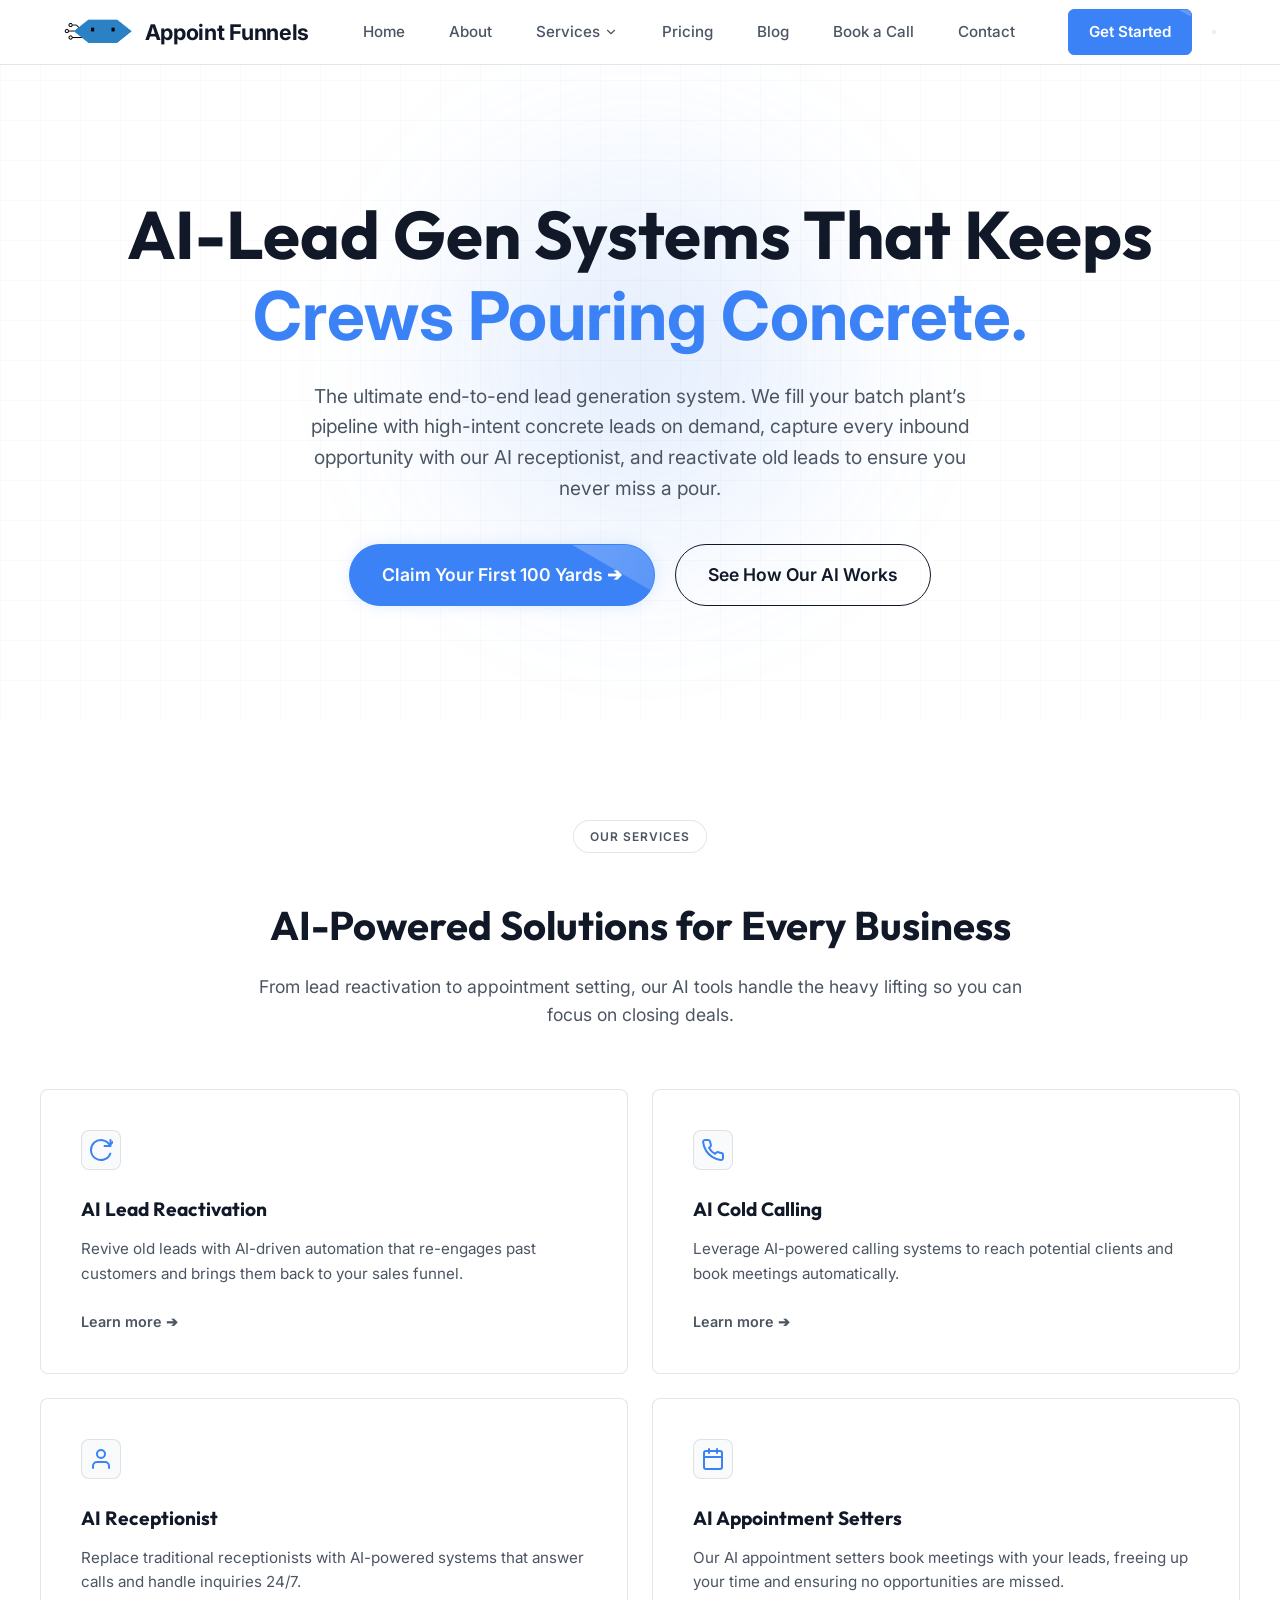
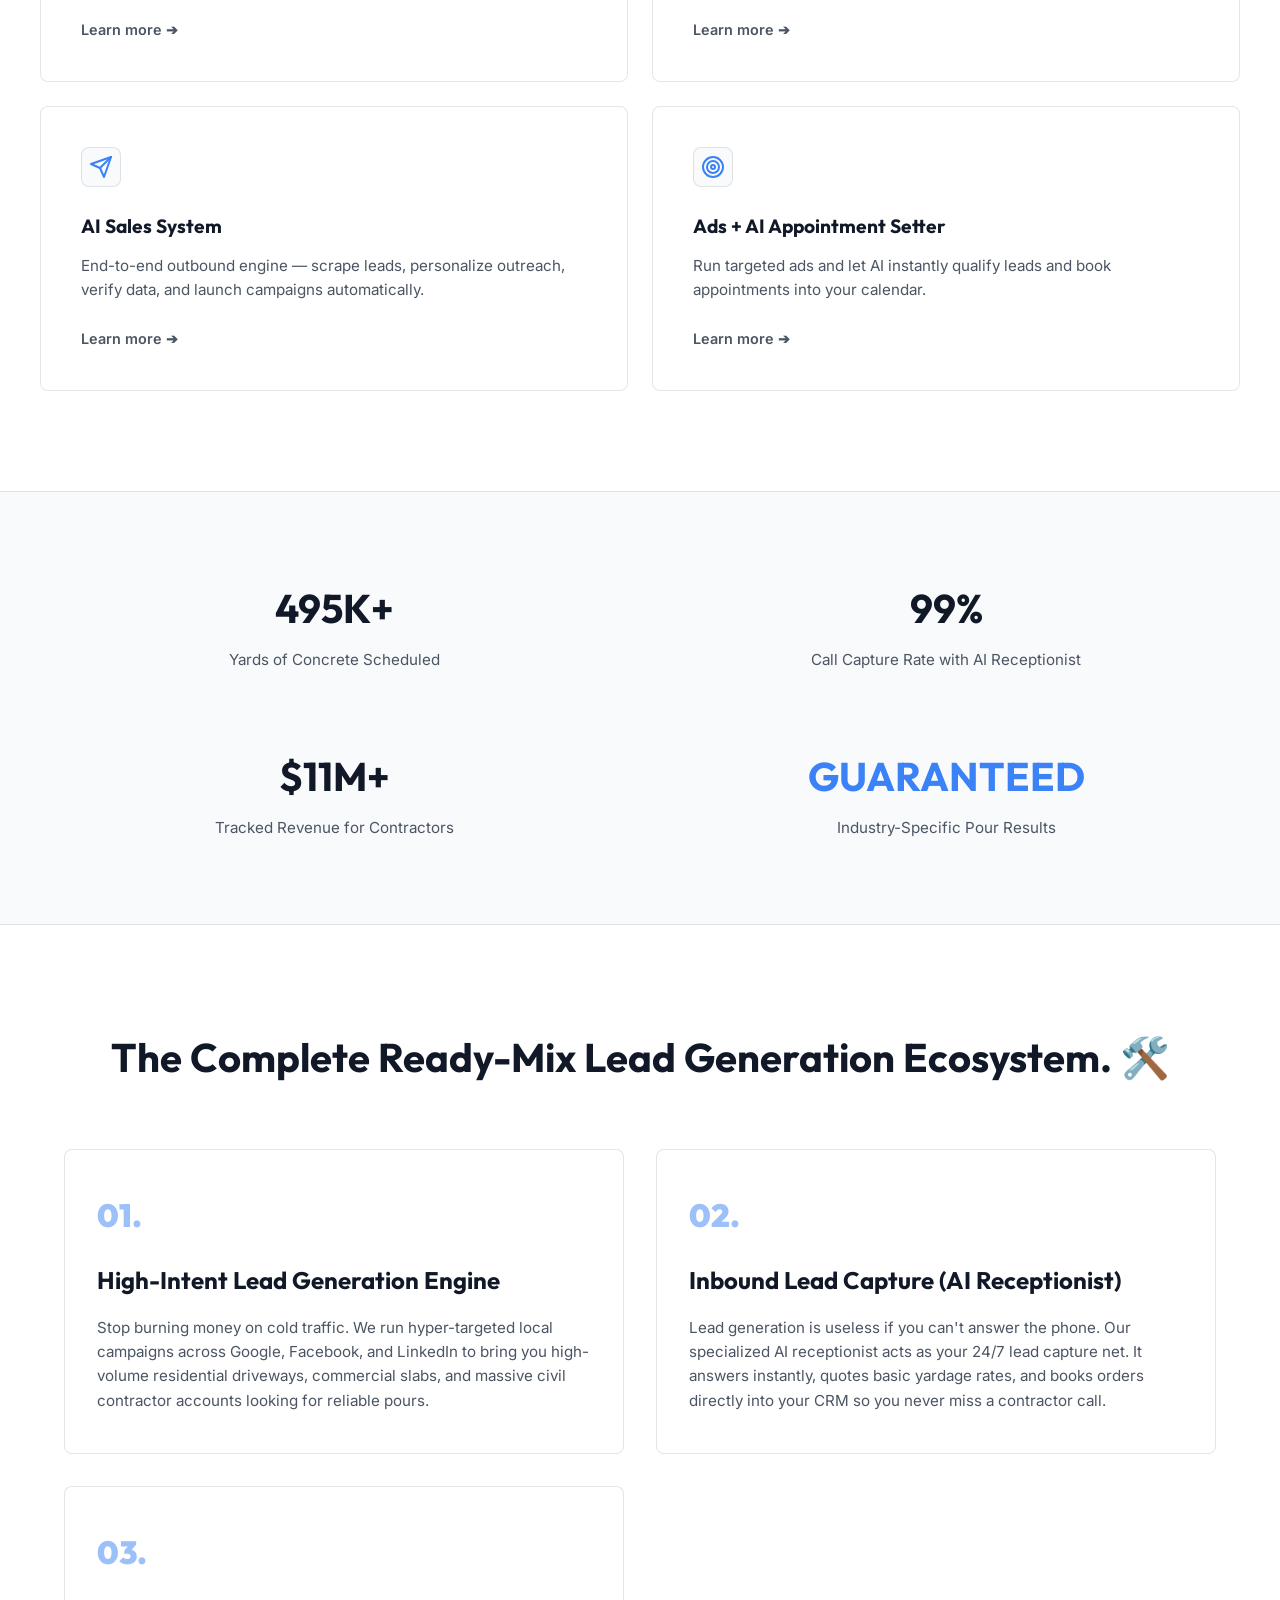
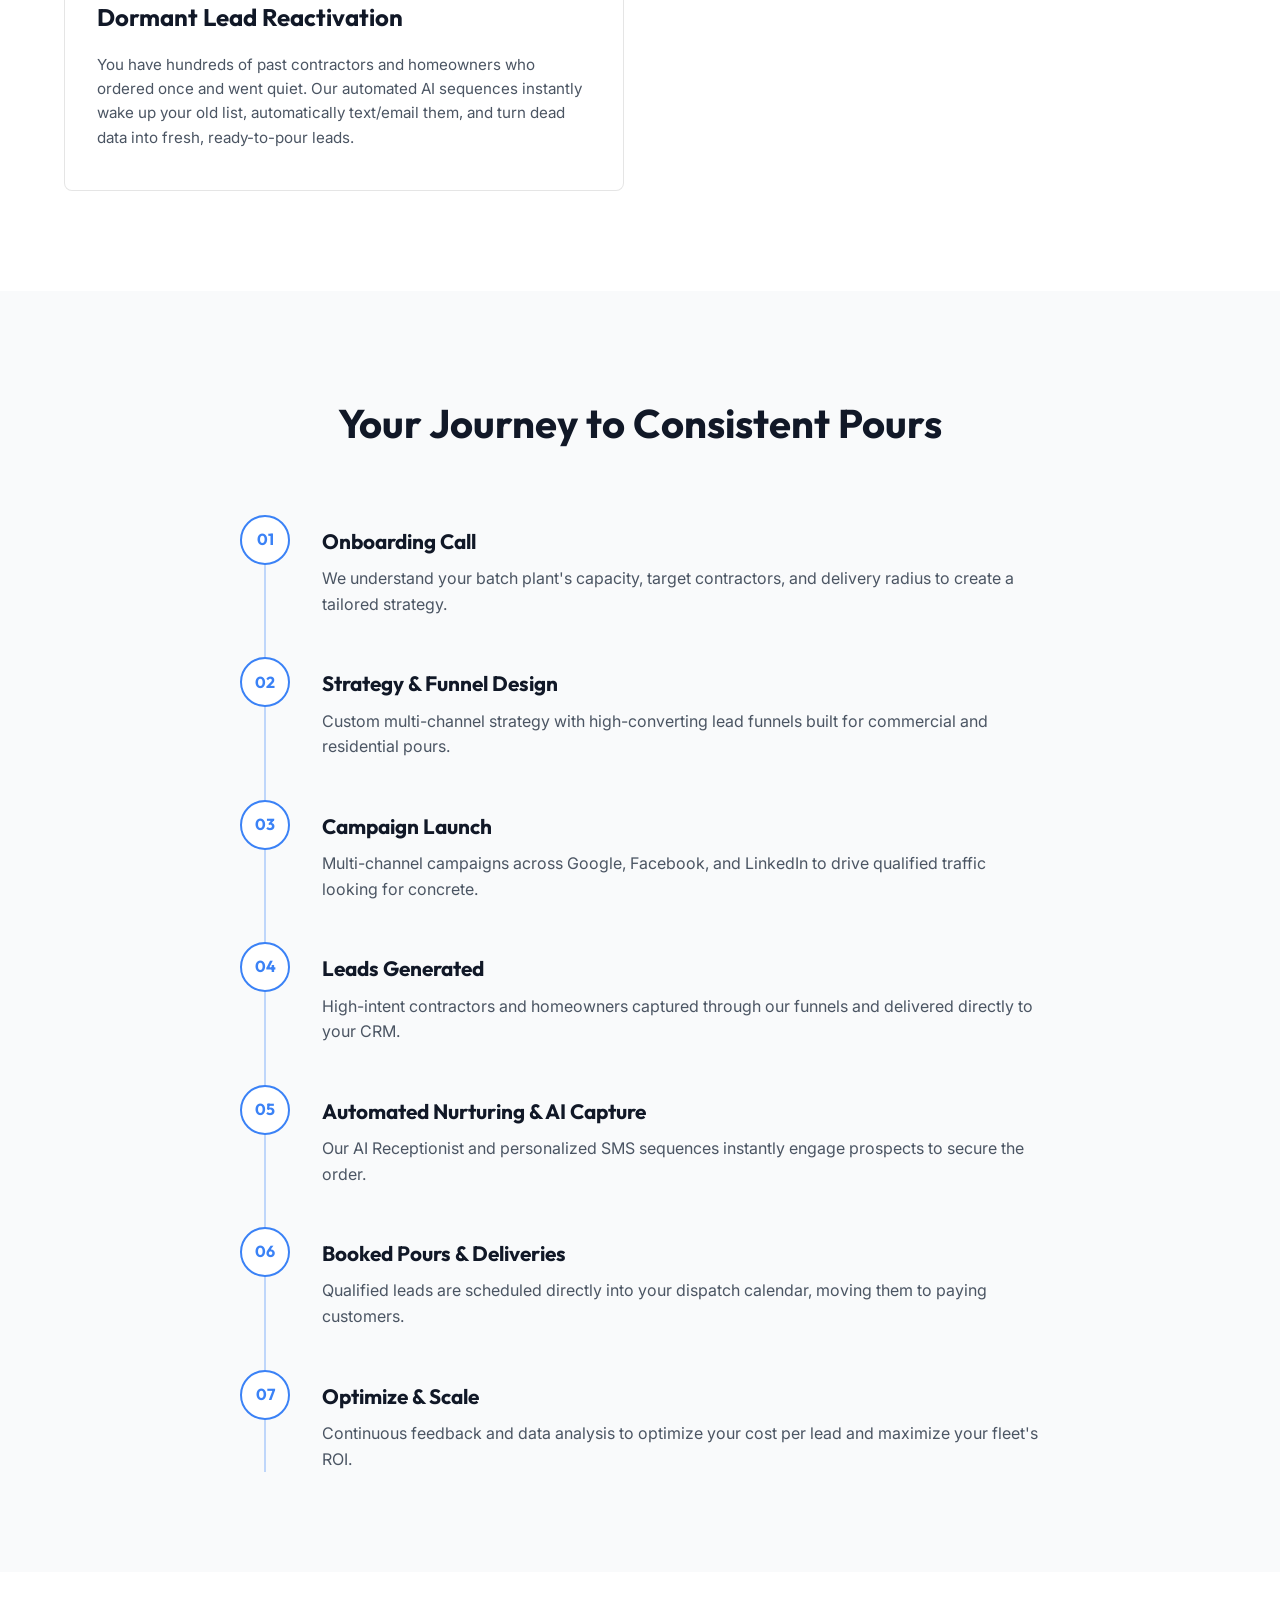
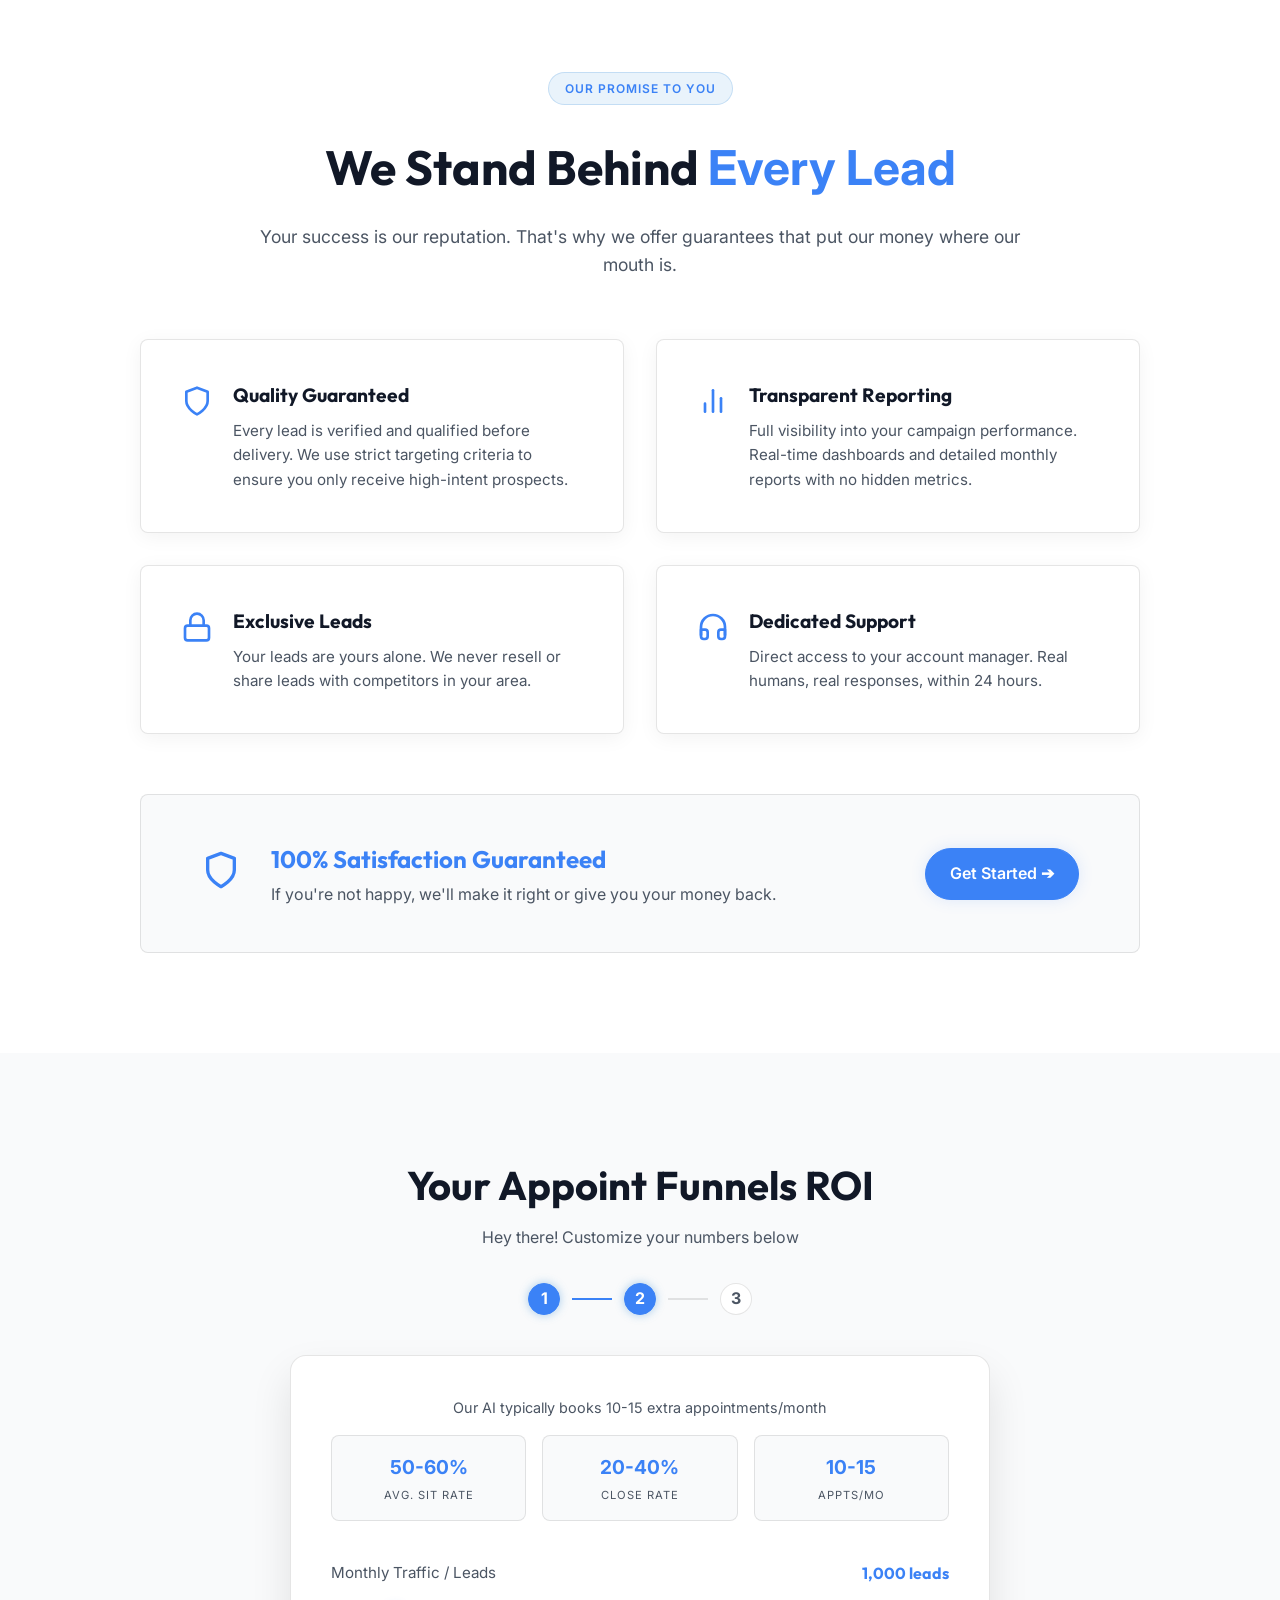
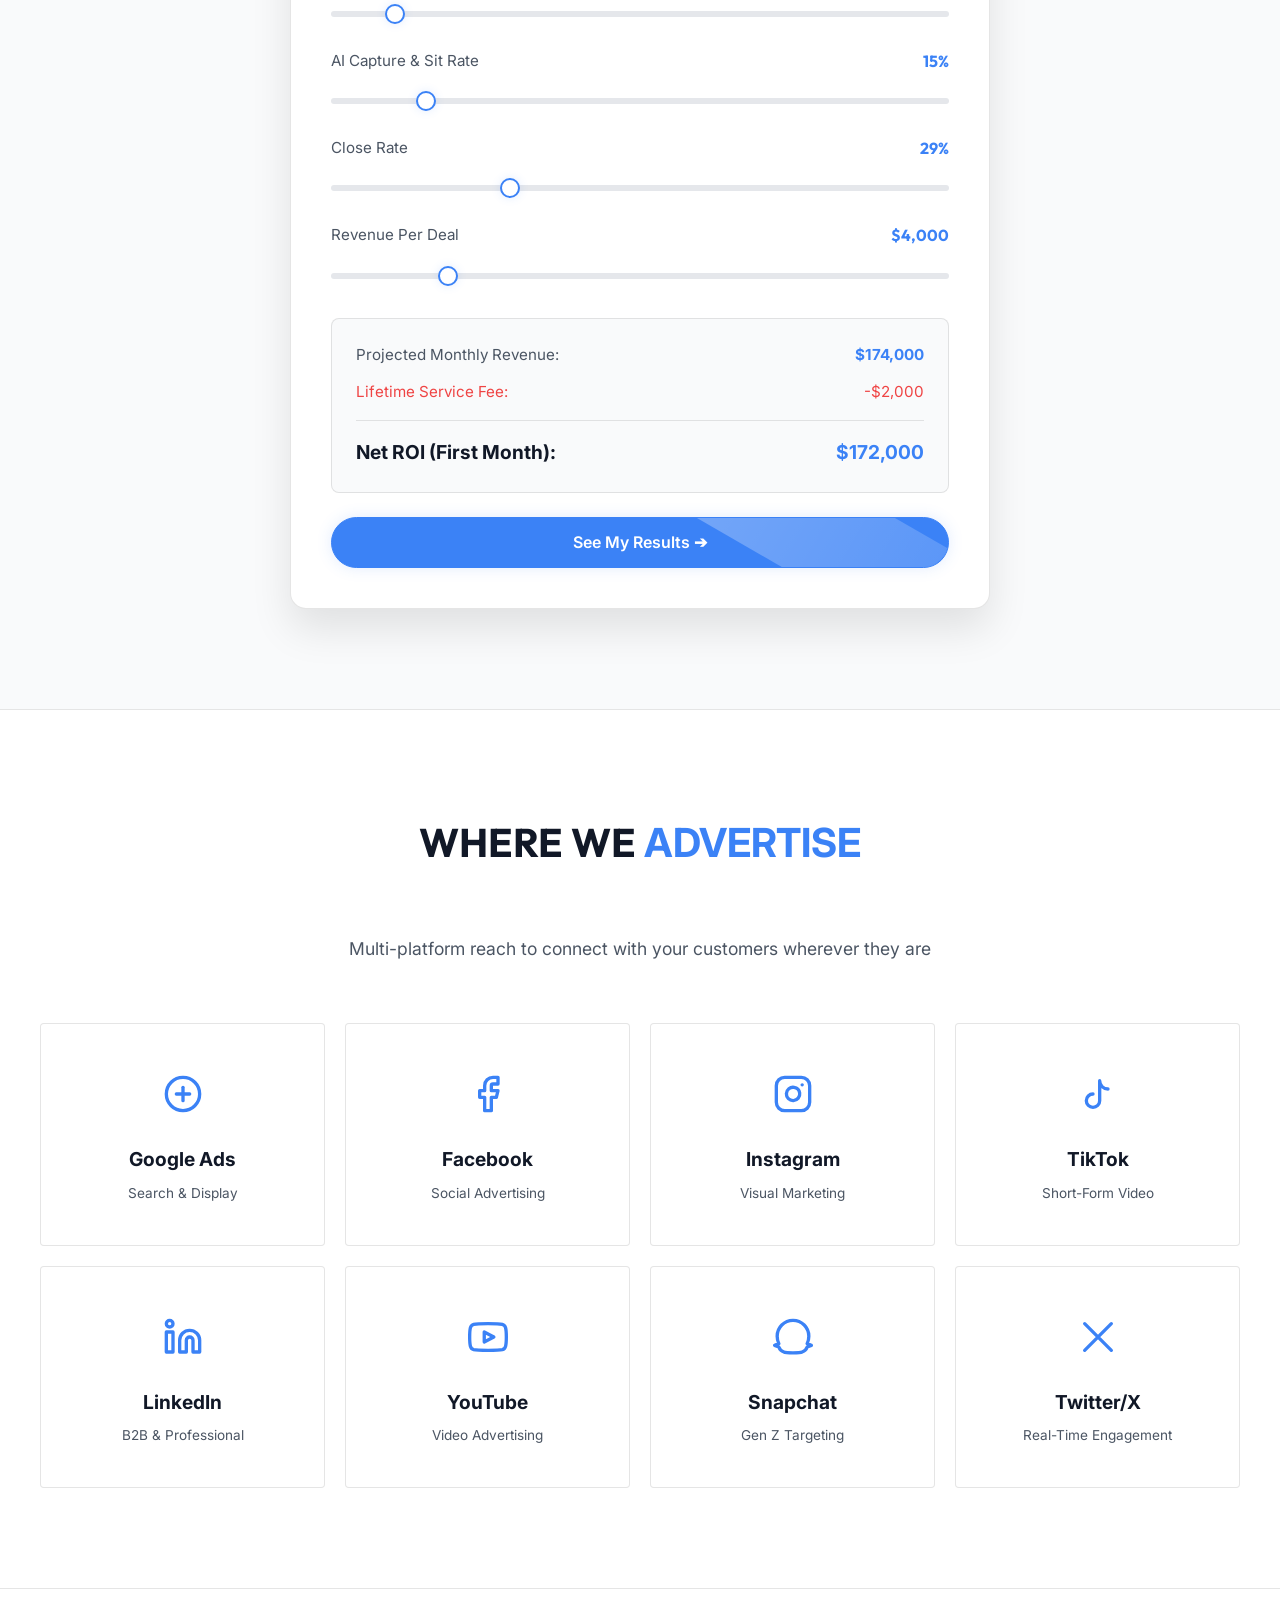
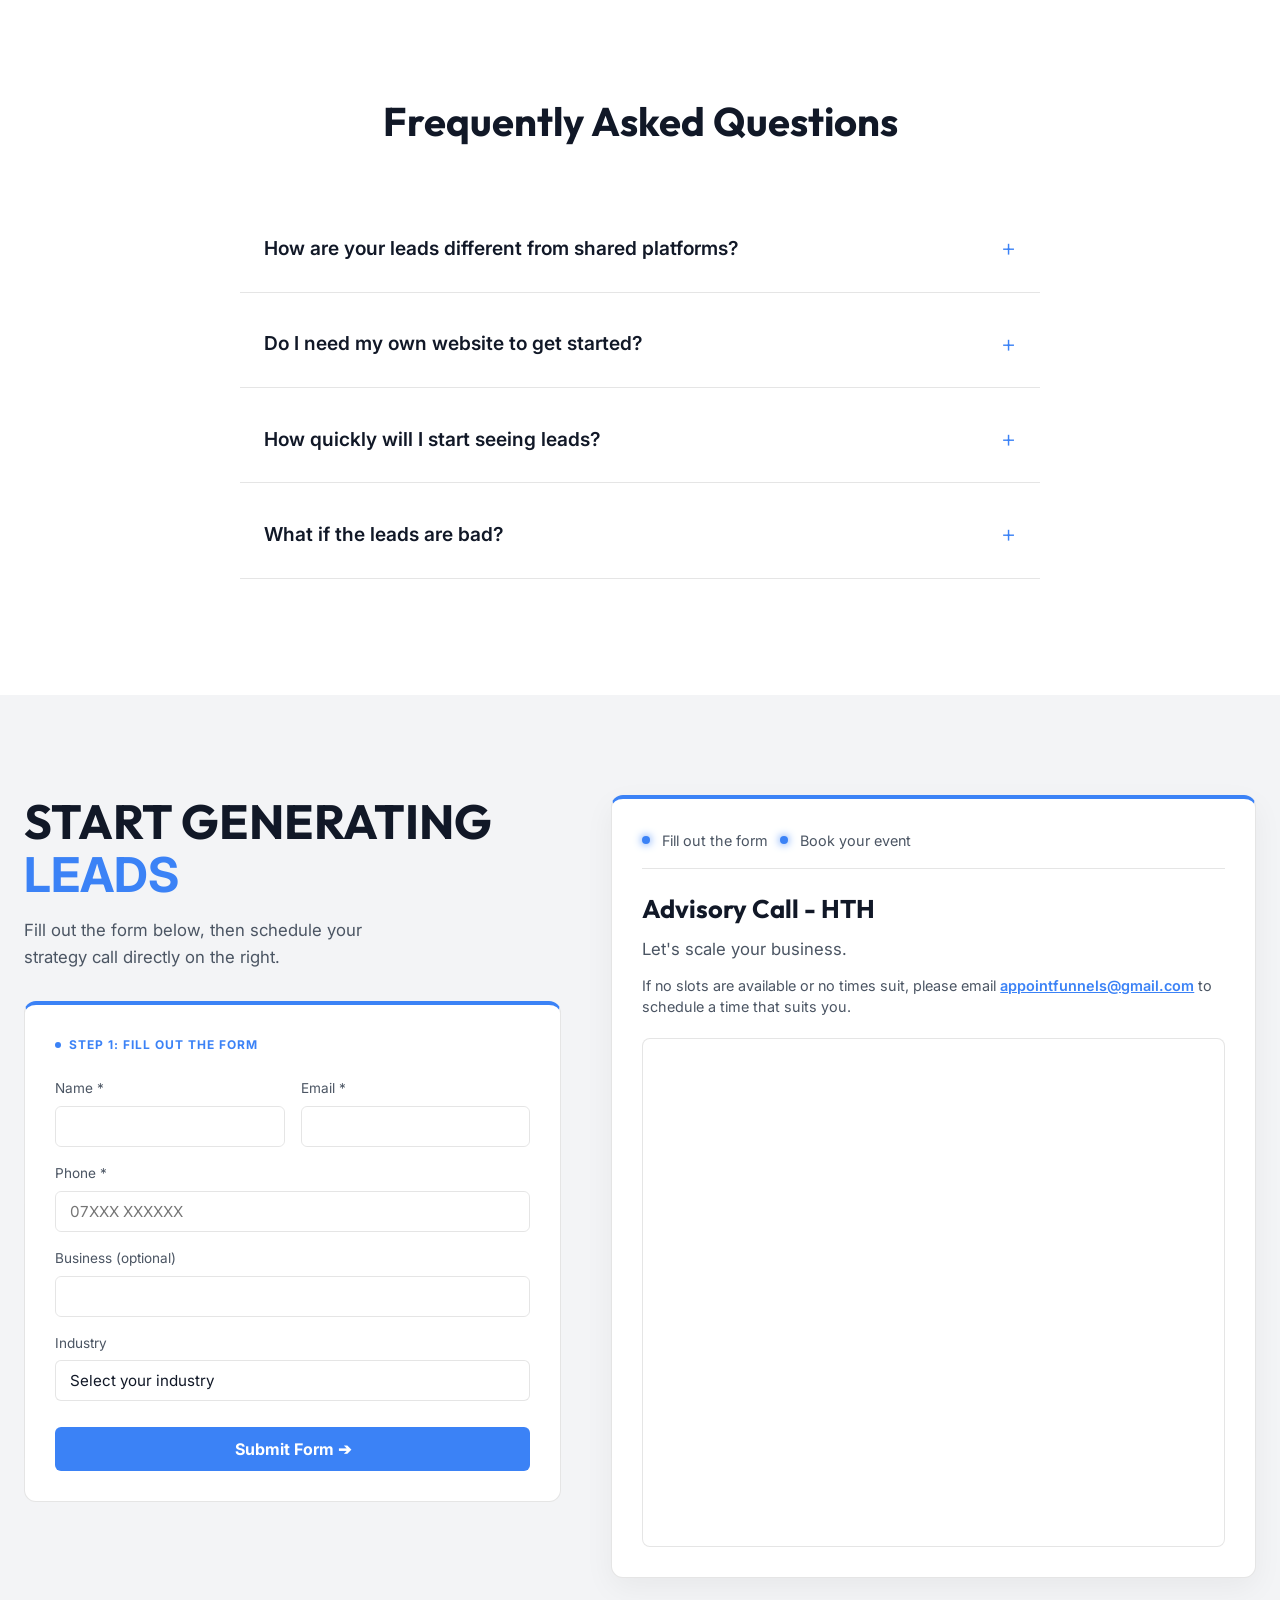
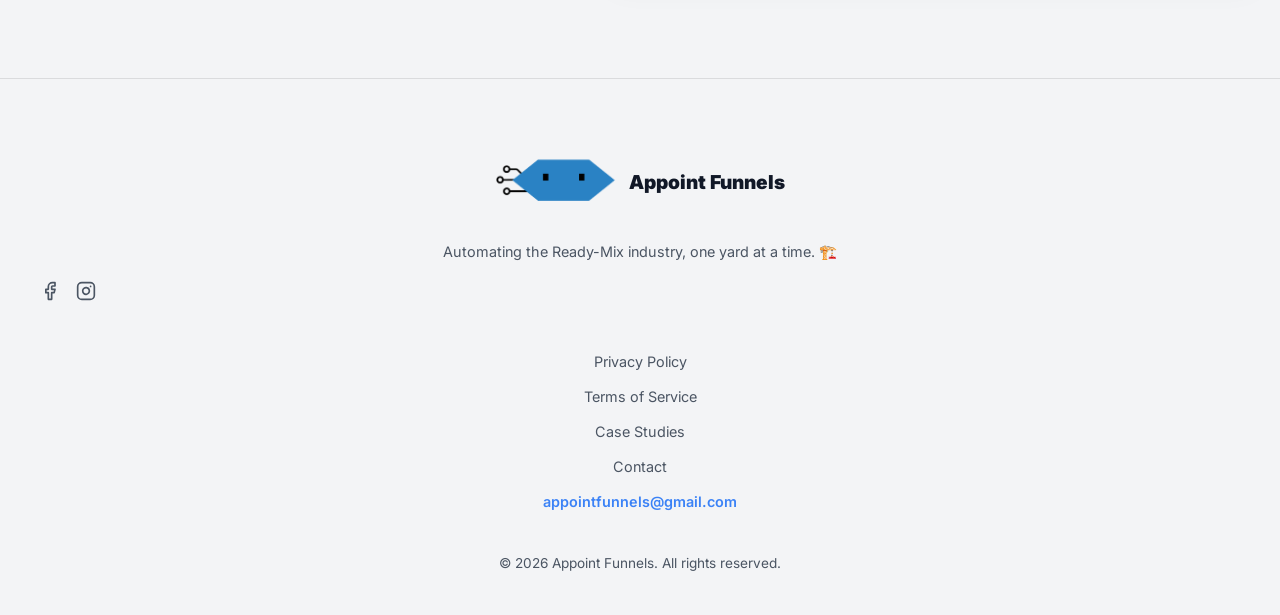
<file: Appoint Funnels New Website/index.html>
<!DOCTYPE html>
<html lang="en">
<head>
    <meta charset="UTF-8">
    <meta name="viewport" content="width=device-width, initial-scale=1.0">
    <title>Appoint Funnels | AI Lead Generation for Ready-Mix Concrete</title>
    <meta name="description" content="AI-powered lead generation, 24/7 AI Receptionists, and Automated Lead Reactivation exclusively for Ready-Mix Concrete Contractors.">
    <link rel="preconnect" href="https://fonts.googleapis.com">
    <link rel="preconnect" href="https://fonts.gstatic.com" crossorigin>
    <link href="https://fonts.googleapis.com/css2?family=Inter:wght@300;400;600;700;800&family=Outfit:wght@400;700;900&display=swap" rel="stylesheet">
    <link rel="stylesheet" href="style.css">
    <link rel="icon" type="image/png" href="images/favicon.png">
    <link rel="shortcut icon" type="image/png" href="images/favicon.png">
</head>
<body>
    <!-- 1. Header -->
    <header class="navbar">
        <div class="nav-container">
            <div class="logo">
                <a href="index.html" style="display:flex; align-items:center; gap:12px;">
                    <img src="images/Untitled%20design.png" alt="Appoint Funnels Logo" id="brand-logo">
                    <span>Appoint Funnels</span>
                </a>
            </div>
            <nav class="nav-links">
                <a href="index.html">Home</a>
                <a href="about.html">About</a>
                <div class="dropdown">
                    <a href="#services" style="display: flex; align-items: center; gap: 4px;">Services <svg viewBox="0 0 24 24" width="14" height="14" stroke="currentColor" stroke-width="2" fill="none" stroke-linecap="round" stroke-linejoin="round"><polyline points="6 9 12 15 18 9"></polyline></svg></a>
                    <div class="dropdown-menu">
                        <a href="#services">AI Lead Reactivation</a>
                        <a href="#services">AI Cold Calling</a>
                        <a href="#services">AI Receptionist</a>
                        <a href="#services">AI Appointment Setters</a>
                        <a href="#services">AI Sales System</a>
                        <a href="#services">Ads + AI Appointment Setter</a>
                    </div>
                </div>
                <a href="#pricing">Pricing</a>
                <a href="#blog">Blog</a>
                <a href="contact.html">Book a Call</a>
                <a href="contact.html">Contact</a>
            </nav>
            <div class="nav-actions">
                <a href="contact.html" class="cta-btn primary">Get Started</a>
                <button class="mobile-menu-toggle" id="mobile-toggle" aria-label="Toggle Menu">
                    <span class="bar"></span>
                    <span class="bar"></span>
                    <span class="bar"></span>
                </button>
            </div>
        </div>
    </header>

    <!-- 2. Hero Section -->
    <section class="hero">
        <div class="hero-bg-grid"></div>
        <div class="hero-glow"></div>
        <div class="hero-content">
            <h1>AI-Lead Gen Systems That Keeps<br><span class="text-blue">Crews Pouring Concrete.</span></h1>
            <p class="sub-headline">
                The ultimate end-to-end lead generation system. We fill your batch plant’s pipeline with high-intent concrete leads on demand, capture every inbound opportunity with our AI receptionist, and reactivate old leads to ensure you never miss a pour.
            </p>
            <div class="hero-ctas">
                <a href="https://cal.com/zia-consult-ai/appointfunnels" class="cta-btn primary lg" target="_blank">Claim Your First 100 Yards ➔</a>
                <a href="#how-it-works" class="cta-btn ghost lg">See How Our AI Works</a>
            </div>
        </div>
    </section>

    <!-- Services Section -->
    <section class="services-section" id="services">
        <div class="services-header">
            <div class="industry-tag small" style="background-color: var(--bg-dark); color: var(--text-muted); border-color: var(--border-subtle);">OUR SERVICES</div>
            <h2 class="section-title" style="margin-top: 16px; margin-bottom: 16px;">AI-Powered Solutions for Every Business</h2>
            <p class="services-subtext">From lead reactivation to appointment setting, our AI tools handle the heavy lifting so you can focus on closing deals.</p>
        </div>
        
        <div class="services-grid fade-up">
            <div class="service-card fade-left">
                <div class="service-icon"><svg viewBox="0 0 24 24" fill="none" stroke="currentColor" stroke-width="2" stroke-linecap="round" stroke-linejoin="round" class="theme-icon"><path d="M21.5 2v6h-6M21.34 15.57a10 10 0 1 1-.59-8.4l5.67-5.67"/></svg></div>
                <h3>AI Lead Reactivation</h3>
                <p>Revive old leads with AI-driven automation that re-engages past customers and brings them back to your sales funnel.</p>
                <a href="#" class="learn-more">Learn more ➔</a>
            </div>
            <div class="service-card fade-up">
                <div class="service-icon"><svg viewBox="0 0 24 24" fill="none" stroke="currentColor" stroke-width="2" stroke-linecap="round" stroke-linejoin="round" class="theme-icon"><path d="M22 16.92v3a2 2 0 0 1-2.18 2 19.79 19.79 0 0 1-8.63-3.07 19.5 19.5 0 0 1-6-6 19.79 19.79 0 0 1-3.07-8.67A2 2 0 0 1 4.11 2h3a2 2 0 0 1 2 1.72 12.84 12.84 0 0 0 .7 2.81 2 2 0 0 1-.45 2.11L8.09 9.91a16 16 0 0 0 6 6l1.27-1.27a2 2 0 0 1 2.11-.45 12.84 12.84 0 0 0 2.81.7A2 2 0 0 1 22 16.92z"/></svg></div>
                <h3>AI Cold Calling</h3>
                <p>Leverage AI-powered calling systems to reach potential clients and book meetings automatically.</p>
                <a href="#" class="learn-more">Learn more ➔</a>
            </div>
            <div class="service-card fade-right">
                <div class="service-icon"><svg viewBox="0 0 24 24" fill="none" stroke="currentColor" stroke-width="2" stroke-linecap="round" stroke-linejoin="round" class="theme-icon"><path d="M20 21v-2a4 4 0 0 0-4-4H8a4 4 0 0 0-4 4v2"/><circle cx="12" cy="7" r="4"/></svg></div>
                <h3>AI Receptionist</h3>
                <p>Replace traditional receptionists with AI-powered systems that answer calls and handle inquiries 24/7.</p>
                <a href="#" class="learn-more">Learn more ➔</a>
            </div>
            <div class="service-card fade-left">
                <div class="service-icon"><svg viewBox="0 0 24 24" fill="none" stroke="currentColor" stroke-width="2" stroke-linecap="round" stroke-linejoin="round" class="theme-icon"><rect x="3" y="4" width="18" height="18" rx="2" ry="2"/><line x1="16" y1="2" x2="16" y2="6"/><line x1="8" y1="2" x2="8" y2="6"/><line x1="3" y1="10" x2="21" y2="10"/></svg></div>
                <h3>AI Appointment Setters</h3>
                <p>Our AI appointment setters book meetings with your leads, freeing up your time and ensuring no opportunities are missed.</p>
                <a href="#" class="learn-more">Learn more ➔</a>
            </div>
            <div class="service-card fade-up">
                <div class="service-icon"><svg viewBox="0 0 24 24" fill="none" stroke="currentColor" stroke-width="2" stroke-linecap="round" stroke-linejoin="round" class="theme-icon"><line x1="22" y1="2" x2="11" y2="13"/><polygon points="22 2 15 22 11 13 2 9 22 2"/></svg></div>
                <h3>AI Sales System</h3>
                <p>End-to-end outbound engine — scrape leads, personalize outreach, verify data, and launch campaigns automatically.</p>
                <a href="#" class="learn-more">Learn more ➔</a>
            </div>
            <div class="service-card fade-right">
                <div class="service-icon"><svg viewBox="0 0 24 24" fill="none" stroke="currentColor" stroke-width="2" stroke-linecap="round" stroke-linejoin="round" class="theme-icon"><circle cx="12" cy="12" r="10"/><circle cx="12" cy="12" r="6"/><circle cx="12" cy="12" r="2"/></svg></div>
                <h3>Ads + AI Appointment Setter</h3>
                <p>Run targeted ads and let AI instantly qualify leads and book appointments into your calendar.</p>
                <a href="#" class="learn-more">Learn more ➔</a>
            </div>
        </div>
    </section>

    <!-- 3. Social Proof & Authority Metrics -->
    <section class="metrics-section fade-up" id="results">
        <div class="metrics-grid">
            <div class="metric-card fade-left">
                <h3>500K+</h3>
                <p>Yards of Concrete Scheduled</p>
            </div>
            <div class="metric-card fade-down">
                <h3>100%</h3>
                <p>Call Capture Rate with AI Receptionist</p>
            </div>
            <div class="metric-card fade-up">
                <h3>$12M+</h3>
                <p>Tracked Revenue for Contractors</p>
            </div>
            <div class="metric-card highlight fade-right">
                <h3>GUARANTEED</h3>
                <p>Industry-Specific Pour Results</p>
            </div>
        </div>
    </section>

    <!-- 4. Core Features & AI Systems -->
    <section class="features-section fade-up" id="features">
        <h2 class="section-title">The Complete Ready-Mix Lead Generation Ecosystem. 🛠️</h2>
        <div class="features-grid">
            <div class="feature-card fade-left">
                <div class="feature-number">01.</div>
                <h3>High-Intent Lead Generation Engine</h3>
                <p>Stop burning money on cold traffic. We run hyper-targeted local campaigns across Google, Facebook, and LinkedIn to bring you high-volume residential driveways, commercial slabs, and massive civil contractor accounts looking for reliable pours.</p>
            </div>
            <div class="feature-card fade-up" id="ai-receptionist">
                <div class="feature-number">02.</div>
                <h3>Inbound Lead Capture (AI Receptionist)</h3>
                <p>Lead generation is useless if you can't answer the phone. Our specialized AI receptionist acts as your 24/7 lead capture net. It answers instantly, quotes basic yardage rates, and books orders directly into your CRM so you never miss a contractor call.</p>
            </div>
            <div class="feature-card fade-right">
                <div class="feature-number">03.</div>
                <h3>Dormant Lead Reactivation</h3>
                <p>You have hundreds of past contractors and homeowners who ordered once and went quiet. Our automated AI sequences instantly wake up your old list, automatically text/email them, and turn dead data into fresh, ready-to-pour leads.</p>
            </div>
        </div>
    </section>

    <!-- 5. The 7-Step Process -->
    <section class="process-section fade-up" id="process">
        <h2 class="section-title">Your Journey to Consistent Pours</h2>
        <div class="timeline">
            <div class="timeline-item fade-up">
                <div class="timeline-dot">01</div>
                <div class="timeline-content">
                    <h4>Onboarding Call</h4>
                    <p>We understand your batch plant's capacity, target contractors, and delivery radius to create a tailored strategy.</p>
                </div>
            </div>
            <div class="timeline-item fade-up">
                <div class="timeline-dot">02</div>
                <div class="timeline-content">
                    <h4>Strategy & Funnel Design</h4>
                    <p>Custom multi-channel strategy with high-converting lead funnels built for commercial and residential pours.</p>
                </div>
            </div>
            <div class="timeline-item fade-up">
                <div class="timeline-dot">03</div>
                <div class="timeline-content">
                    <h4>Campaign Launch</h4>
                    <p>Multi-channel campaigns across Google, Facebook, and LinkedIn to drive qualified traffic looking for concrete.</p>
                </div>
            </div>
            <div class="timeline-item fade-up">
                <div class="timeline-dot">04</div>
                <div class="timeline-content">
                    <h4>Leads Generated</h4>
                    <p>High-intent contractors and homeowners captured through our funnels and delivered directly to your CRM.</p>
                </div>
            </div>
            <div class="timeline-item fade-up">
                <div class="timeline-dot">05</div>
                <div class="timeline-content">
                    <h4>Automated Nurturing & AI Capture</h4>
                    <p>Our AI Receptionist and personalized SMS sequences instantly engage prospects to secure the order.</p>
                </div>
            </div>
            <div class="timeline-item fade-up">
                <div class="timeline-dot">06</div>
                <div class="timeline-content">
                    <h4>Booked Pours & Deliveries</h4>
                    <p>Qualified leads are scheduled directly into your dispatch calendar, moving them to paying customers.</p>
                </div>
            </div>
            <div class="timeline-item fade-up">
                <div class="timeline-dot">07</div>
                <div class="timeline-content">
                    <h4>Optimize & Scale</h4>
                    <p>Continuous feedback and data analysis to optimize your cost per lead and maximize your fleet's ROI.</p>
                </div>
            </div>
        </div>
    </section>

    <!-- 6. Our Promise & Guarantees -->
    <section class="promise-section fade-up" id="guarantees">
        <div class="promise-header">
            <div class="industry-tag small" style="background-color: rgba(45, 136, 212, 0.1); color: var(--primary-blue); border: 1px solid rgba(45, 136, 212, 0.2);">OUR PROMISE TO YOU</div>
            <h2 class="section-title">We Stand Behind <span>Every Lead</span></h2>
            <p class="promise-subtext">Your success is our reputation. That's why we offer guarantees that put our money where our mouth is.</p>
        </div>
        
        <div class="promise-grid">
            <div class="promise-card fade-left">
                <div class="promise-icon"><svg class="theme-icon" viewBox="0 0 24 24" fill="none" stroke="currentColor" stroke-width="2" stroke-linecap="round" stroke-linejoin="round" style="width:32px;height:32px;"><path d="M12 22s8-4 8-10V5l-8-3-8 3v7c0 6 8 10 8 10z"></path></svg></div>
                <div class="promise-content">
                    <h3>Quality Guaranteed</h3>
                    <p>Every lead is verified and qualified before delivery. We use strict targeting criteria to ensure you only receive high-intent prospects.</p>
                </div>
            </div>
            <div class="promise-card fade-down">
                <div class="promise-icon"><svg class="theme-icon" viewBox="0 0 24 24" fill="none" stroke="currentColor" stroke-width="2" stroke-linecap="round" stroke-linejoin="round" style="width:32px;height:32px;"><line x1="18" y1="20" x2="18" y2="10"></line><line x1="12" y1="20" x2="12" y2="4"></line><line x1="6" y1="20" x2="6" y2="14"></line></svg></div>
                <div class="promise-content">
                    <h3>Transparent Reporting</h3>
                    <p>Full visibility into your campaign performance. Real-time dashboards and detailed monthly reports with no hidden metrics.</p>
                </div>
            </div>
            <div class="promise-card fade-up">
                <div class="promise-icon"><svg class="theme-icon" viewBox="0 0 24 24" fill="none" stroke="currentColor" stroke-width="2" stroke-linecap="round" stroke-linejoin="round" style="width:32px;height:32px;"><rect x="3" y="11" width="18" height="11" rx="2" ry="2"></rect><path d="M7 11V7a5 5 0 0 1 10 0v4"></path></svg></div>
                <div class="promise-content">
                    <h3>Exclusive Leads</h3>
                    <p>Your leads are yours alone. We never resell or share leads with competitors in your area.</p>
                </div>
            </div>
            <div class="promise-card fade-right">
                <div class="promise-icon"><svg class="theme-icon" viewBox="0 0 24 24" fill="none" stroke="currentColor" stroke-width="2" stroke-linecap="round" stroke-linejoin="round" style="width:32px;height:32px;"><path d="M3 18v-6a9 9 0 0 1 18 0v6"></path><path d="M21 19a2 2 0 0 1-2 2h-1a2 2 0 0 1-2-2v-3a2 2 0 0 1 2-2h3zM3 19a2 2 0 0 0 2 2h1a2 2 0 0 0 2-2v-3a2 2 0 0 0-2-2H3z"></path></svg></div>
                <div class="promise-content">
                    <h3>Dedicated Support</h3>
                    <p>Direct access to your account manager. Real humans, real responses, within 24 hours.</p>
                </div>
            </div>
        </div>

        <div class="satisfaction-banner">
            <div class="banner-icon"><svg class="theme-icon" viewBox="0 0 24 24" fill="none" stroke="currentColor" stroke-width="2" stroke-linecap="round" stroke-linejoin="round" style="width:40px;height:40px;"><path d="M12 22s8-4 8-10V5l-8-3-8 3v7c0 6 8 10 8 10z"></path></svg></div>
            <div class="banner-text">
                <h3>100% Satisfaction Guaranteed</h3>
                <p>If you're not happy, we'll make it right or give you your money back.</p>
            </div>
            <a href="https://cal.com/zia-consult-ai/appointfunnels" class="cta-btn primary" target="_blank">Get Started ➔</a>
        </div>
    </section>

    <!-- 7. Interactive ROI Calculator -->
    <section class="calculator-section fade-up" id="calculator">
        <div class="calc-header text-center">
            <h2 class="section-title" style="margin-bottom: 8px;">Your Appoint Funnels ROI</h2>
            <p style="color: var(--text-muted); margin-bottom: 32px;">Hey there! Customize your numbers below</p>
            <div class="calc-steps">
                <div class="step active">1</div>
                <div class="step-line active"></div>
                <div class="step active">2</div>
                <div class="step-line"></div>
                <div class="step">3</div>
            </div>
        </div>

        <div class="calc-light-container">
            <div class="calc-stats-bar">
                <p class="stats-title">Our AI typically books 10-15 extra appointments/month</p>
                <div class="stats-boxes">
                    <div class="stat-box">
                        <span class="stat-num">50-60%</span>
                        <span class="stat-label">AVG. SIT RATE</span>
                    </div>
                    <div class="stat-box">
                        <span class="stat-num">20-40%</span>
                        <span class="stat-label">CLOSE RATE</span>
                    </div>
                    <div class="stat-box">
                        <span class="stat-num">10-15</span>
                        <span class="stat-label">APPTS/MO</span>
                    </div>
                </div>
            </div>

            <div class="calc-inputs-dark">
                <div class="light-input-group">
                    <div class="input-header">
                        <label>Monthly Traffic / Leads</label>
                        <span class="val-text" id="traffic-val">1000 leads</span>
                    </div>
                    <input type="range" id="traffic-size" min="100" max="10000" step="100" value="1000">
                </div>
                <div class="light-input-group">
                    <div class="input-header">
                        <label>AI Capture & Sit Rate</label>
                        <span class="val-text" id="sit-val">15%</span>
                    </div>
                    <input type="range" id="sit-rate" min="1" max="100" step="1" value="15">
                </div>
                <div class="light-input-group">
                    <div class="input-header">
                        <label>Close Rate</label>
                        <span class="val-text" id="close-val">29%</span>
                    </div>
                    <input type="range" id="close-rate" min="1" max="100" step="1" value="29">
                </div>
                <div class="light-input-group">
                    <div class="input-header">
                        <label>Revenue Per Deal</label>
                        <span class="val-text" id="deal-val">$4,000</span>
                    </div>
                    <input type="range" id="deal-size" min="500" max="20000" step="500" value="4000">
                </div>
            </div>

            <div class="calc-results-light">
                <div class="result-row">
                    <span>Projected Monthly Revenue:</span>
                    <span id="proj-rev" class="highlight-blue">$17,400</span>
                </div>
                <div class="result-row negative">
                    <span>Lifetime Service Fee:</span>
                    <span>-$2,000</span>
                </div>
                <div class="result-row total">
                    <span>Net ROI (First Month):</span>
                    <span id="net-roi">$15,400</span>
                </div>
            </div>

            <a href="https://cal.com/zia-consult-ai/appointfunnels" class="cta-btn primary" target="_blank" style="width: 100%; margin-top: 24px; text-align: center; display: block;">See My Results ➔</a>
        </div>
    </section>

    <!-- 8. Where We Advertise Section -->
    <section class="platforms-section fade-up" id="platforms">
        <div class="platforms-header">
            <h2 class="section-title">WHERE WE <span>ADVERTISE</span></h2>
            <p class="platforms-subtext">Multi-platform reach to connect with your customers wherever they are</p>
        </div>
        
        <div class="platforms-grid">
            <div class="platform-card fade-up">
                <div class="platform-icon"><svg class="theme-icon" viewBox="0 0 24 24" fill="none" stroke="currentColor" stroke-width="2" stroke-linecap="round" stroke-linejoin="round" style="width:40px;height:40px;"><circle cx="12" cy="12" r="10"/><path d="M12 8v8"/><path d="M8 12h8"/></svg></div>
                <h3>Google Ads</h3>
                <p>Search & Display</p>
            </div>
            <div class="platform-card fade-up">
                <div class="platform-icon"><svg class="theme-icon" viewBox="0 0 24 24" fill="none" stroke="currentColor" stroke-width="2" stroke-linecap="round" stroke-linejoin="round" style="width:40px;height:40px;"><path d="M18 2h-3a5 5 0 0 0-5 5v3H7v4h3v8h4v-8h3l1-4h-4V7a1 1 0 0 1 1-1h3z"/></svg></div>
                <h3>Facebook</h3>
                <p>Social Advertising</p>
            </div>
            <div class="platform-card fade-up">
                <div class="platform-icon"><svg class="theme-icon" viewBox="0 0 24 24" fill="none" stroke="currentColor" stroke-width="2" stroke-linecap="round" stroke-linejoin="round" style="width:40px;height:40px;"><rect x="2" y="2" width="20" height="20" rx="5" ry="5"/><path d="M16 11.37A4 4 0 1 1 12.63 8 4 4 0 0 1 16 11.37z"/><line x1="17.5" y1="6.5" x2="17.51" y2="6.5"/></svg></div>
                <h3>Instagram</h3>
                <p>Visual Marketing</p>
            </div>
            <div class="platform-card fade-up">
                <div class="platform-icon"><svg class="theme-icon" viewBox="0 0 24 24" fill="none" stroke="currentColor" stroke-width="2" stroke-linecap="round" stroke-linejoin="round" style="width:40px;height:40px;"><path d="M9 12a4 4 0 1 0 4 4V4a5 5 0 0 0 5 5"/></svg></div>
                <h3>TikTok</h3>
                <p>Short-Form Video</p>
            </div>
            <div class="platform-card fade-up">
                <div class="platform-icon"><svg class="theme-icon" viewBox="0 0 24 24" fill="none" stroke="currentColor" stroke-width="2" stroke-linecap="round" stroke-linejoin="round" style="width:40px;height:40px;"><path d="M16 8a6 6 0 0 1 6 6v7h-4v-7a2 2 0 0 0-2-2 2 2 0 0 0-2 2v7h-4v-7a6 6 0 0 1 6-6z"/><rect x="2" y="9" width="4" height="12"/><circle cx="4" cy="4" r="2"/></svg></div>
                <h3>LinkedIn</h3>
                <p>B2B & Professional</p>
            </div>
            <div class="platform-card fade-up">
                <div class="platform-icon"><svg class="theme-icon" viewBox="0 0 24 24" fill="none" stroke="currentColor" stroke-width="2" stroke-linecap="round" stroke-linejoin="round" style="width:40px;height:40px;"><path d="M22.54 6.42a2.78 2.78 0 0 0-1.94-2C18.88 4 12 4 12 4s-6.88 0-8.6.42a2.78 2.78 0 0 0-1.94 2C1 8.14 1 12 1 12s0 3.86.46 5.58a2.78 2.78 0 0 0 1.94 2C5.12 20 12 20 12 20s6.88 0 8.6-.42a2.78 2.78 0 0 0 1.94-2C23 15.86 23 12 23 12s0-3.86-.46-5.58z"/><polygon points="9.75 15.02 15.5 12 9.75 8.98 9.75 15.02"/></svg></div>
                <h3>YouTube</h3>
                <p>Video Advertising</p>
            </div>
            <div class="platform-card fade-up">
                <div class="platform-icon"><svg class="theme-icon" viewBox="0 0 24 24" fill="none" stroke="currentColor" stroke-width="2" stroke-linecap="round" stroke-linejoin="round" style="width:40px;height:40px;"><path d="M12 2a9.5 9.5 0 0 0-9.5 9.5c0 1.5.3 3 1 4.5l-2.5 1 2.5 1c.5 1.5 1.5 2.5 3 3 1 .5 3 .5 5.5.5s4.5 0 5.5-.5c1.5-.5 2.5-1.5 3-3l2.5-1-2.5-1c.7-1.5 1-3 1-4.5A9.5 9.5 0 0 0 12 2z"/></svg></div>
                <h3>Snapchat</h3>
                <p>Gen Z Targeting</p>
            </div>
            <div class="platform-card fade-up">
                <div class="platform-icon"><svg class="theme-icon" viewBox="0 0 24 24" fill="none" stroke="currentColor" stroke-width="2" stroke-linecap="round" stroke-linejoin="round" style="width:40px;height:40px;"><path d="M4 4l16 16M4 20L20 4"/></svg></div>
                <h3>Twitter/X</h3>
                <p>Real-Time Engagement</p>
            </div>
        </div>
    </section>

    <!-- 9. FAQs Section -->
    <section class="faq-section" id="faqs">
        <h2 class="section-title" style="color: var(--text-white);">Frequently Asked Questions</h2>
        <div class="faq-container">
            <div class="faq-item">
                <div class="faq-question">How are your leads different from shared platforms? <span class="faq-icon">+</span></div>
                <div class="faq-answer">Unlike shared lead platforms where you compete with 5 other contractors, our leads are 100% exclusive to you. They are generated directly from your brand's funnels.</div>
            </div>
            <div class="faq-item">
                <div class="faq-question">Do I need my own website to get started? <span class="faq-icon">+</span></div>
                <div class="faq-answer">No, we build high-converting landing pages and funnels specifically designed for your business. We handle all the technical heavy lifting.</div>
            </div>
            <div class="faq-item">
                <div class="faq-question">How quickly will I start seeing leads? <span class="faq-icon">+</span></div>
                <div class="faq-answer">Once your campaigns launch, you can expect to start seeing qualified leads within the first 48 to 72 hours.</div>
            </div>
            <div class="faq-item">
                <div class="faq-question">What if the leads are bad? <span class="faq-icon">+</span></div>
                <div class="faq-answer">We stand behind our quality guarantee. We use strict targeting criteria to filter out tire-kickers.</div>
            </div>
        </div>
    </section>

    <!-- 9. Contact & Booking Section -->
    <section class="contact-form-section" id="contact" style="position: relative; overflow: hidden; padding: 100px 24px;">
        <div class="hero-bg-grid"></div>
        <div class="hero-glow"></div>
        <div class="contact-container" style="position: relative; z-index: 1; max-width: 1300px; margin: 0 auto; display: grid; grid-template-columns: 1fr 1.2fr; gap: 50px; align-items: start;">
            
            <!-- Left Column: Form & Title -->
            <div class="contact-left-col">
                <div class="contact-content" style="margin-bottom: 30px;">
                    <h2 style="font-size: 3rem; line-height: 1.1; margin-bottom: 16px; text-transform: uppercase;">START GENERATING <span class="text-blue">LEADS</span></h2>
                    <p style="color: var(--text-muted); font-size: 1.05rem; margin-bottom: 24px;">Fill out the form below, then schedule your strategy call directly on the right.</p>
                </div>
                
                <div class="contact-form-box" style="background-color: var(--bg-card); border: 1px solid var(--border-subtle); padding: 30px; border-radius: 12px; border-top: 4px solid var(--primary-blue);">
                    <div class="form-tag" style="color: var(--primary-blue); font-size: 0.75rem; font-weight: 700; letter-spacing: 1px; margin-bottom: 24px; display: flex; align-items: center; gap: 8px;">
                        <span class="dot" style="width: 6px; height: 6px; background-color: var(--primary-blue); border-radius: 50%;"></span>
                        STEP 1: FILL OUT THE FORM
                    </div>
                    <form class="lead-form" style="display: flex; flex-direction: column; gap: 16px;">
                        <div class="form-row" style="display: grid; grid-template-columns: 1fr 1fr; gap: 16px;">
                            <div class="input-wrap">
                                <label style="display: block; color: var(--text-muted); font-size: 0.85rem; margin-bottom: 6px;">Name *</label>
                                <input type="text" required style="width: 100%; padding: 10px 14px; border-radius: 6px; border: 1px solid var(--border-subtle); background: transparent; color: var(--text-white);">
                            </div>
                            <div class="input-wrap">
                                <label style="display: block; color: var(--text-muted); font-size: 0.85rem; margin-bottom: 6px;">Email *</label>
                                <input type="email" required style="width: 100%; padding: 10px 14px; border-radius: 6px; border: 1px solid var(--border-subtle); background: transparent; color: var(--text-white);">
                            </div>
                        </div>
                        <div class="input-wrap">
                            <label style="display: block; color: var(--text-muted); font-size: 0.85rem; margin-bottom: 6px;">Phone *</label>
                            <input type="tel" placeholder="07XXX XXXXXX" required style="width: 100%; padding: 10px 14px; border-radius: 6px; border: 1px solid var(--border-subtle); background: transparent; color: var(--text-white);">
                        </div>
                        <div class="input-wrap">
                            <label style="display: block; color: var(--text-muted); font-size: 0.85rem; margin-bottom: 6px;">Business (optional)</label>
                            <input type="text" style="width: 100%; padding: 10px 14px; border-radius: 6px; border: 1px solid var(--border-subtle); background: transparent; color: var(--text-white);">
                        </div>
                        <div class="input-wrap">
                            <label style="display: block; color: var(--text-muted); font-size: 0.85rem; margin-bottom: 6px;">Industry</label>
                            <select style="width: 100%; padding: 10px 14px; border-radius: 6px; border: 1px solid var(--border-subtle); background: var(--bg-card); color: var(--text-white); appearance: none;">
                                <option>Select your industry</option>
                                <option>Ready-Mix Concrete</option>
                                <option>General Contractor</option>
                            </select>
                        </div>
                        <button type="submit" class="submit-btn" style="background-color: var(--primary-blue); color: #fff; padding: 12px; font-weight: 700; border-radius: 6px; border: none; cursor: pointer; transition: background-color 0.3s;">Submit Form ➔</button>
                    </form>
                </div>
            </div>
            
            <!-- Right Column: Booking Widget Card -->
            <div class="booking-card" style="background-color: var(--bg-card); border: 1px solid var(--border-subtle); border-radius: 12px; padding: 30px; box-shadow: 0 10px 30px rgba(0, 0, 0, 0.05); border-top: 4px solid var(--primary-blue); width: 100%;">
                <div class="booking-steps" style="display: flex; align-items: center; gap: 12px; font-size: 0.9rem; color: var(--text-muted); border-bottom: 1px solid var(--border-subtle); padding-bottom: 16px; margin-bottom: 20px;">
                    <span class="step-dot active" style="width: 8px; height: 8px; border-radius: 50%; background-color: var(--primary-blue); box-shadow: 0 0 8px var(--primary-blue);"></span> Fill out the form
                    <span class="step-dot active" style="width: 8px; height: 8px; border-radius: 50%; background-color: var(--primary-blue); box-shadow: 0 0 8px var(--primary-blue);"></span> Book your event
                </div>
                <div class="booking-header" style="margin-bottom: 20px;">
                    <h3 style="font-size: 1.6rem; margin-bottom: 6px; color: var(--text-white);">Advisory Call - HTH</h3>
                    <p class="booking-subtitle" style="font-size: 1.05rem; color: var(--text-muted); margin-bottom: 12px;">Let's scale your business.</p>
                    <p class="booking-email-notice" style="font-size: 0.9rem; color: var(--text-muted); line-height: 1.5; margin-bottom: 0;">
                        If no slots are available or no times suit, please email <a href="mailto:appointfunnels@gmail.com" style="color: var(--primary-blue); font-weight: 600; text-decoration: underline;">appointfunnels@gmail.com</a> to schedule a time that suits you.
                    </p>
                </div>
                <!-- Embedded Cal.com Widget -->
                <div class="cal-embed-container" style="border-radius: 8px; overflow: hidden; border: 1px solid var(--border-subtle); background: #ffffff;">
                    <iframe src="https://cal.com/zia-consult-ai/appointfunnels" style="width: 100%; height: 500px; border: 0;" allowfullscreen></iframe>
                </div>
            </div>
            
        </div>
    </section>

    <!-- 10. Footer -->
    <footer class="footer">
        <div class="footer-container">
            <div class="footer-col brand-col">
                <div class="footer-logo">
                    <img src="images/Untitled%20design.png" alt="Appoint Funnels Logo">
                    <span>Appoint Funnels</span>
                </div>
                <p class="footer-subtext">Automating the Ready-Mix industry, one yard at a time. 🏗️</p>
                <div class="footer-socials" style="display: flex; gap: 16px; margin-top: 16px;">
                    <a href="https://www.facebook.com/appointfunnelss" target="_blank" class="social-link" style="color: var(--text-muted); font-size: 1.2rem; transition: color 0.3s, transform 0.3s; display: inline-block;">
                        <svg viewBox="0 0 24 24" width="20" height="20" stroke="currentColor" stroke-width="2" fill="none" stroke-linecap="round" stroke-linejoin="round"><path d="M18 2h-3a5 5 0 0 0-5 5v3H7v4h3v8h4v-8h3l1-4h-4V7a1 1 0 0 1 1-1h3z"></path></svg>
                    </a>
                    <a href="https://www.instagram.com/appointfunnels/" target="_blank" class="social-link" style="color: var(--text-muted); font-size: 1.2rem; transition: color 0.3s, transform 0.3s; display: inline-block;">
                        <svg viewBox="0 0 24 24" width="20" height="20" stroke="currentColor" stroke-width="2" fill="none" stroke-linecap="round" stroke-linejoin="round"><rect x="2" y="2" width="20" height="20" rx="5" ry="5"></rect><path d="M16 11.37A4 4 0 1 1 12.63 8 4 4 0 0 1 16 11.37z"></path><line x1="17.5" y1="6.5" x2="17.51" y2="6.5"></line></svg>
                    </a>
                </div>
            </div>
            <div class="footer-col links-col">
                <a href="#privacy">Privacy Policy</a>
                <a href="#terms">Terms of Service</a>
                <a href="#cases">Case Studies</a>
                <a href="#contact">Contact</a>
                <a href="mailto:appointfunnels@gmail.com" style="color: var(--primary-blue); font-weight: 600;">appointfunnels@gmail.com</a>
            </div>
            <div class="footer-col copy-col">
                <p>&copy; 2026 Appoint Funnels. All rights reserved.</p>
            </div>
        </div>
    </footer>

    <script src="script.js"></script>
</body>
</html>
</file>
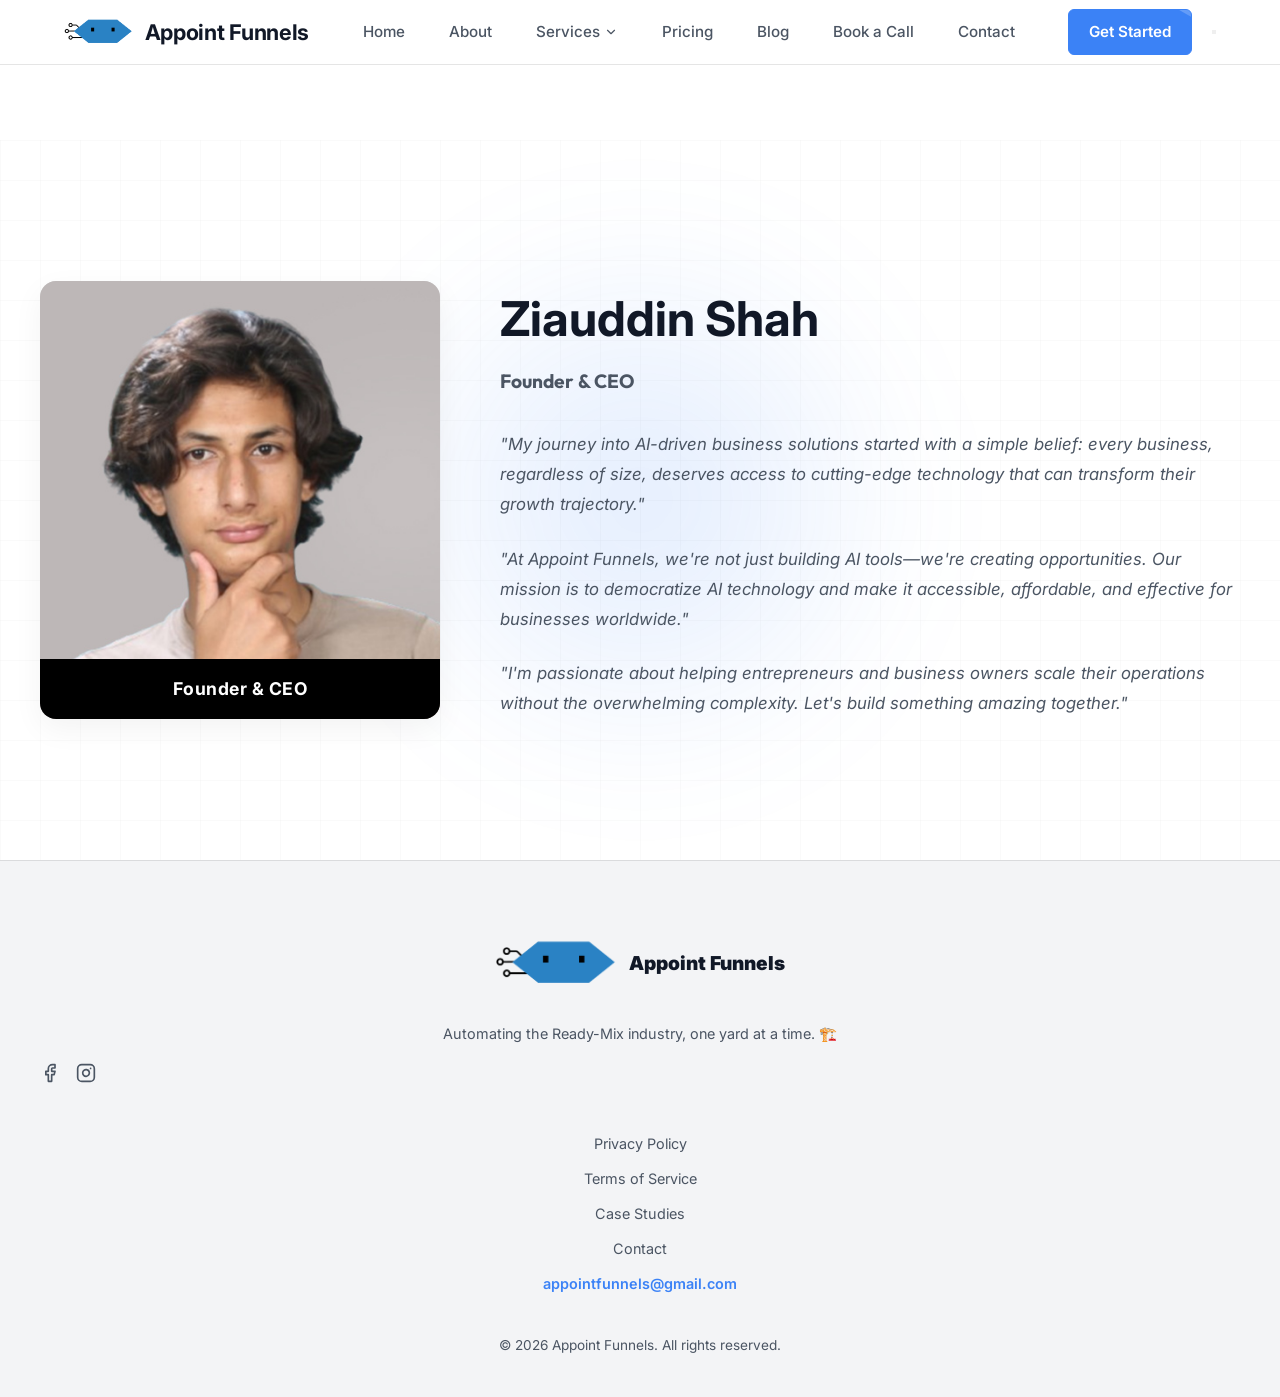
<file: Appoint Funnels New Website/about.html>
<!DOCTYPE html>
<html lang="en">
<head>
    <meta charset="UTF-8">
    <meta name="viewport" content="width=device-width, initial-scale=1.0">
    <title>About Appoint Funnels | Ziauddin Shah</title>
    <meta name="description" content="Learn about Ziauddin Shah and the mission behind Appoint Funnels.">
    <link rel="preconnect" href="https://fonts.googleapis.com">
    <link rel="preconnect" href="https://fonts.gstatic.com" crossorigin>
    <link href="https://fonts.googleapis.com/css2?family=Inter:wght@300;400;600;700;800&family=Outfit:wght@400;700;900&display=swap" rel="stylesheet">
    <link rel="stylesheet" href="style.css">
    <link rel="icon" type="image/png" href="images/favicon.png">
    <link rel="shortcut icon" type="image/png" href="images/favicon.png">
    <style>
        body { padding-top: 140px; } /* To avoid overlap with fixed navbar */
        .about-section { min-height: 80vh; display: flex; align-items: center; }
        .about-image-card { min-height: 400px; } /* Ensures the card doesn't collapse if image is broken */
    </style>
</head>
<body>
    <!-- Header -->
    <header class="navbar">
        <div class="nav-container">
            <div class="logo">
                <a href="index.html" style="display:flex; align-items:center; gap:12px;">
                    <img src="images/Untitled%20design.png" alt="Appoint Funnels Logo" id="brand-logo">
                    <span>Appoint Funnels</span>
                </a>
            </div>
            <nav class="nav-links">
                <a href="index.html">Home</a>
                <a href="about.html">About</a>
                <div class="dropdown">
                    <a href="index.html#services" style="display: flex; align-items: center; gap: 4px;">Services <svg viewBox="0 0 24 24" width="14" height="14" stroke="currentColor" stroke-width="2" fill="none" stroke-linecap="round" stroke-linejoin="round"><polyline points="6 9 12 15 18 9"></polyline></svg></a>
                    <div class="dropdown-menu">
                        <a href="index.html#services">AI Lead Reactivation</a>
                        <a href="index.html#services">AI Cold Calling</a>
                        <a href="index.html#services">AI Receptionist</a>
                        <a href="index.html#services">AI Appointment Setters</a>
                        <a href="index.html#services">AI Sales System</a>
                        <a href="index.html#services">Ads + AI Appointment Setter</a>
                    </div>
                </div>
                <a href="index.html#pricing">Pricing</a>
                <a href="index.html#blog">Blog</a>
                <a href="contact.html">Book a Call</a>
                <a href="contact.html">Contact</a>
            </nav>
            <div class="nav-actions">
                <a href="contact.html" class="cta-btn primary">Get Started</a>
                <button class="mobile-menu-toggle" id="mobile-toggle" aria-label="Toggle Menu">
                    <span class="bar"></span>
                    <span class="bar"></span>
                    <span class="bar"></span>
                </button>
            </div>
        </div>
    </header>

    <!-- About Section -->
    <section class="about-section fade-up" id="about" style="position: relative; overflow: hidden;">
        <div class="hero-bg-grid"></div>
        <div class="hero-glow"></div>
        <div class="about-container" style="position: relative; z-index: 1;">
            <div class="about-image-card fade-right">
                <img src="images/zia-founder.png" alt="Ziauddin Shah">
                <div class="about-image-label" style="border-radius: 0;">Founder & CEO</div>
            </div>
            <div class="about-content fade-left">
                <h2>Ziauddin Shah</h2>
                <h4 class="about-role">Founder & CEO</h4>
                <p>
                    "My journey into AI-driven business solutions started with a simple belief: every business, regardless of size, deserves access to cutting-edge technology that can transform their growth trajectory."
                </p>
                <p>
                    "At Appoint Funnels, we're not just building AI tools—we're creating opportunities. Our mission is to democratize AI technology and make it accessible, affordable, and effective for businesses worldwide."
                </p>
                <p>
                    "I'm passionate about helping entrepreneurs and business owners scale their operations without the overwhelming complexity. Let's build something amazing together."
                </p>
            </div>
        </div>
    </section>

    <!-- Footer -->
    <footer class="footer">
        <div class="footer-container">
            <div class="footer-col brand-col">
                <div class="footer-logo">
                    <img src="images/Untitled%20design.png" alt="Appoint Funnels Logo">
                    <span>Appoint Funnels</span>
                </div>
                <p class="footer-subtext">Automating the Ready-Mix industry, one yard at a time. 🏗️</p>
                <div class="footer-socials" style="display: flex; gap: 16px; margin-top: 16px;">
                    <a href="https://www.facebook.com/appointfunnelss" target="_blank" class="social-link" style="color: var(--text-muted); font-size: 1.2rem; transition: color 0.3s, transform 0.3s; display: inline-block;">
                        <svg viewBox="0 0 24 24" width="20" height="20" stroke="currentColor" stroke-width="2" fill="none" stroke-linecap="round" stroke-linejoin="round"><path d="M18 2h-3a5 5 0 0 0-5 5v3H7v4h3v8h4v-8h3l1-4h-4V7a1 1 0 0 1 1-1h3z"></path></svg>
                    </a>
                    <a href="https://www.instagram.com/appointfunnels/" target="_blank" class="social-link" style="color: var(--text-muted); font-size: 1.2rem; transition: color 0.3s, transform 0.3s; display: inline-block;">
                        <svg viewBox="0 0 24 24" width="20" height="20" stroke="currentColor" stroke-width="2" fill="none" stroke-linecap="round" stroke-linejoin="round"><rect x="2" y="2" width="20" height="20" rx="5" ry="5"></rect><path d="M16 11.37A4 4 0 1 1 12.63 8 4 4 0 0 1 16 11.37z"></path><line x1="17.5" y1="6.5" x2="17.51" y2="6.5"></line></svg>
                    </a>
                </div>
            </div>
            <div class="footer-col links-col">
                <a href="#privacy">Privacy Policy</a>
                <a href="#terms">Terms of Service</a>
                <a href="#cases">Case Studies</a>
                <a href="contact.html">Contact</a>
                <a href="mailto:appointfunnels@gmail.com" style="color: var(--primary-blue); font-weight: 600;">appointfunnels@gmail.com</a>
            </div>
            <div class="footer-col copy-col">
                <p>&copy; 2026 Appoint Funnels. All rights reserved.</p>
            </div>
        </div>
    </footer>

    <script src="script.js"></script>
</body>
</html>
</file>
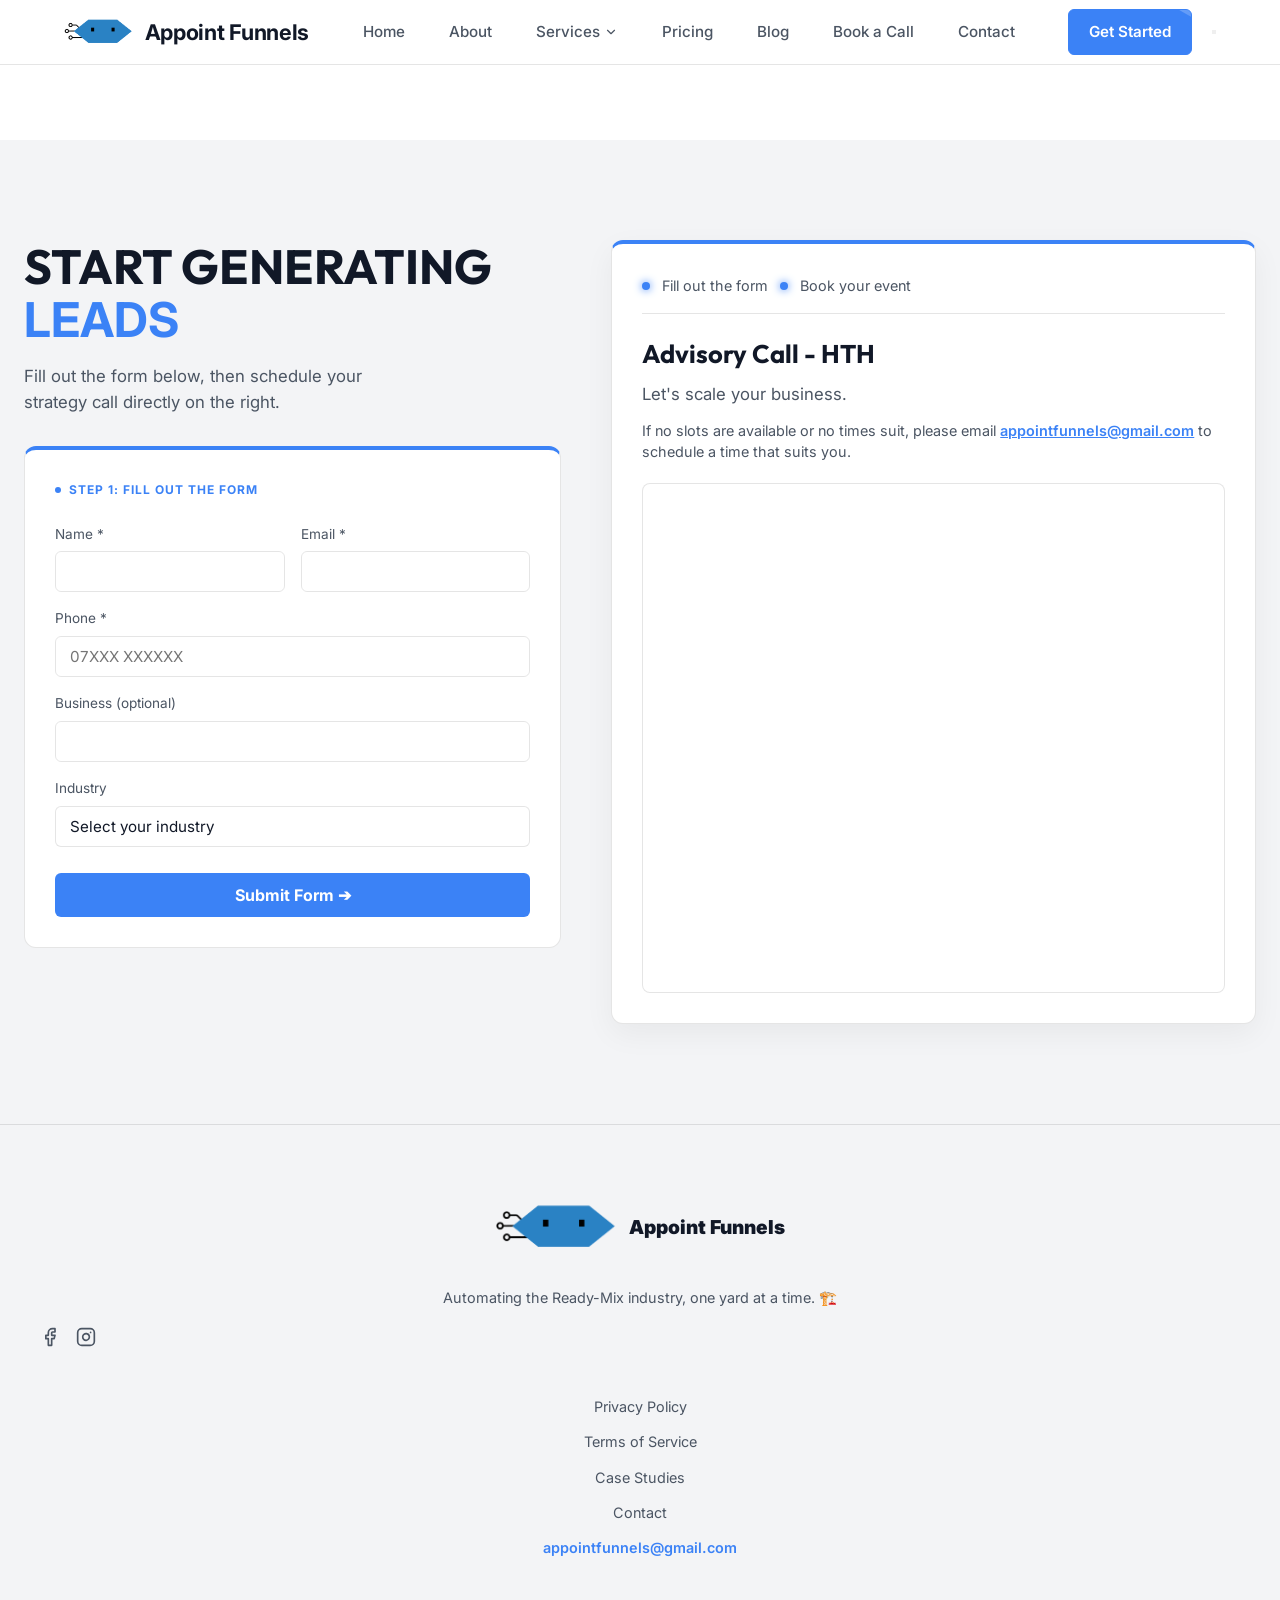
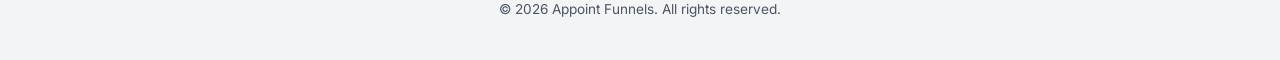
<file: Appoint Funnels New Website/contact.html>
<!DOCTYPE html>
<html lang="en">
<head>
    <meta charset="UTF-8">
    <meta name="viewport" content="width=device-width, initial-scale=1.0">
    <title>Contact Us | Appoint Funnels</title>
    <meta name="description" content="Book a free consultation and get a custom lead generation strategy for your business.">
    <link rel="preconnect" href="https://fonts.googleapis.com">
    <link rel="preconnect" href="https://fonts.gstatic.com" crossorigin>
    <link href="https://fonts.googleapis.com/css2?family=Inter:wght@300;400;600;700;800&family=Outfit:wght@400;700;900&display=swap" rel="stylesheet">
    <link rel="stylesheet" href="style.css">
    <link rel="icon" type="image/png" href="images/favicon.png">
    <link rel="shortcut icon" type="image/png" href="images/favicon.png">
    <style>
        body { padding-top: 140px; } /* To avoid overlap with fixed navbar */
        .contact-form-section { min-height: 80vh; display: flex; align-items: center; }
    </style>
</head>
<body>
    <!-- Header -->
    <header class="navbar">
        <div class="nav-container">
            <div class="logo">
                <a href="index.html" style="display:flex; align-items:center; gap:12px;">
                    <img src="images/Untitled%20design.png" alt="Appoint Funnels Logo" id="brand-logo">
                    <span>Appoint Funnels</span>
                </a>
            </div>
            <nav class="nav-links">
                <a href="index.html">Home</a>
                <a href="about.html">About</a>
                <div class="dropdown">
                    <a href="index.html#services" style="display: flex; align-items: center; gap: 4px;">Services <svg viewBox="0 0 24 24" width="14" height="14" stroke="currentColor" stroke-width="2" fill="none" stroke-linecap="round" stroke-linejoin="round"><polyline points="6 9 12 15 18 9"></polyline></svg></a>
                    <div class="dropdown-menu">
                        <a href="index.html#services">AI Lead Reactivation</a>
                        <a href="index.html#services">AI Cold Calling</a>
                        <a href="index.html#services">AI Receptionist</a>
                        <a href="index.html#services">AI Appointment Setters</a>
                        <a href="index.html#services">AI Sales System</a>
                        <a href="index.html#services">Ads + AI Appointment Setter</a>
                    </div>
                </div>
                <a href="index.html#pricing">Pricing</a>
                <a href="index.html#blog">Blog</a>
                <a href="contact.html">Book a Call</a>
                <a href="contact.html">Contact</a>
            </nav>
            <div class="nav-actions">
                <a href="contact.html" class="cta-btn primary">Get Started</a>
                <button class="mobile-menu-toggle" id="mobile-toggle" aria-label="Toggle Menu">
                    <span class="bar"></span>
                    <span class="bar"></span>
                    <span class="bar"></span>
                </button>
            </div>
        </div>
    </header>

    <!-- Contact / Lead Form Section -->
    <section class="contact-form-section" id="contact" style="position: relative; overflow: hidden; padding: 100px 24px;">
        <div class="hero-bg-grid"></div>
        <div class="hero-glow"></div>
        <div class="contact-container" style="position: relative; z-index: 1; max-width: 1300px; margin: 0 auto; display: grid; grid-template-columns: 1fr 1.2fr; gap: 50px; align-items: start;">
            
            <!-- Left Column: Form & Title -->
            <div class="contact-left-col">
                <div class="contact-content" style="margin-bottom: 30px;">
                    <h2 style="font-size: 3rem; line-height: 1.1; margin-bottom: 16px; text-transform: uppercase;">START GENERATING <span class="text-blue">LEADS</span></h2>
                    <p style="color: var(--text-muted); font-size: 1.05rem; margin-bottom: 24px;">Fill out the form below, then schedule your strategy call directly on the right.</p>
                </div>
                
                <div class="contact-form-box" style="background-color: var(--bg-card); border: 1px solid var(--border-subtle); padding: 30px; border-radius: 12px; border-top: 4px solid var(--primary-blue);">
                    <div class="form-tag" style="color: var(--primary-blue); font-size: 0.75rem; font-weight: 700; letter-spacing: 1px; margin-bottom: 24px; display: flex; align-items: center; gap: 8px;">
                        <span class="dot" style="width: 6px; height: 6px; background-color: var(--primary-blue); border-radius: 50%;"></span>
                        STEP 1: FILL OUT THE FORM
                    </div>
                    <form class="lead-form" style="display: flex; flex-direction: column; gap: 16px;">
                        <div class="form-row" style="display: grid; grid-template-columns: 1fr 1fr; gap: 16px;">
                            <div class="input-wrap">
                                <label style="display: block; color: var(--text-muted); font-size: 0.85rem; margin-bottom: 6px;">Name *</label>
                                <input type="text" required style="width: 100%; padding: 10px 14px; border-radius: 6px; border: 1px solid var(--border-subtle); background: transparent; color: var(--text-white);">
                            </div>
                            <div class="input-wrap">
                                <label style="display: block; color: var(--text-muted); font-size: 0.85rem; margin-bottom: 6px;">Email *</label>
                                <input type="email" required style="width: 100%; padding: 10px 14px; border-radius: 6px; border: 1px solid var(--border-subtle); background: transparent; color: var(--text-white);">
                            </div>
                        </div>
                        <div class="input-wrap">
                            <label style="display: block; color: var(--text-muted); font-size: 0.85rem; margin-bottom: 6px;">Phone *</label>
                            <input type="tel" placeholder="07XXX XXXXXX" required style="width: 100%; padding: 10px 14px; border-radius: 6px; border: 1px solid var(--border-subtle); background: transparent; color: var(--text-white);">
                        </div>
                        <div class="input-wrap">
                            <label style="display: block; color: var(--text-muted); font-size: 0.85rem; margin-bottom: 6px;">Business (optional)</label>
                            <input type="text" style="width: 100%; padding: 10px 14px; border-radius: 6px; border: 1px solid var(--border-subtle); background: transparent; color: var(--text-white);">
                        </div>
                        <div class="input-wrap">
                            <label style="display: block; color: var(--text-muted); font-size: 0.85rem; margin-bottom: 6px;">Industry</label>
                            <select style="width: 100%; padding: 10px 14px; border-radius: 6px; border: 1px solid var(--border-subtle); background: var(--bg-card); color: var(--text-white); appearance: none;">
                                <option>Select your industry</option>
                                <option>Ready-Mix Concrete</option>
                                <option>General Contractor</option>
                            </select>
                        </div>
                        <button type="submit" class="submit-btn" style="background-color: var(--primary-blue); color: #fff; padding: 12px; font-weight: 700; border-radius: 6px; border: none; cursor: pointer; transition: background-color 0.3s;">Submit Form ➔</button>
                    </form>
                </div>
            </div>
            
            <!-- Right Column: Booking Widget Card -->
            <div class="booking-card" style="background-color: var(--bg-card); border: 1px solid var(--border-subtle); border-radius: 12px; padding: 30px; box-shadow: 0 10px 30px rgba(0, 0, 0, 0.05); border-top: 4px solid var(--primary-blue); width: 100%;">
                <div class="booking-steps" style="display: flex; align-items: center; gap: 12px; font-size: 0.9rem; color: var(--text-muted); border-bottom: 1px solid var(--border-subtle); padding-bottom: 16px; margin-bottom: 20px;">
                    <span class="step-dot active" style="width: 8px; height: 8px; border-radius: 50%; background-color: var(--primary-blue); box-shadow: 0 0 8px var(--primary-blue);"></span> Fill out the form
                    <span class="step-dot active" style="width: 8px; height: 8px; border-radius: 50%; background-color: var(--primary-blue); box-shadow: 0 0 8px var(--primary-blue);"></span> Book your event
                </div>
                <div class="booking-header" style="margin-bottom: 20px;">
                    <h3 style="font-size: 1.6rem; margin-bottom: 6px; color: var(--text-white);">Advisory Call - HTH</h3>
                    <p class="booking-subtitle" style="font-size: 1.05rem; color: var(--text-muted); margin-bottom: 12px;">Let's scale your business.</p>
                    <p class="booking-email-notice" style="font-size: 0.9rem; color: var(--text-muted); line-height: 1.5; margin-bottom: 0;">
                        If no slots are available or no times suit, please email <a href="mailto:appointfunnels@gmail.com" style="color: var(--primary-blue); font-weight: 600; text-decoration: underline;">appointfunnels@gmail.com</a> to schedule a time that suits you.
                    </p>
                </div>
                <!-- Embedded Cal.com Widget -->
                <div class="cal-embed-container" style="border-radius: 8px; overflow: hidden; border: 1px solid var(--border-subtle); background: #ffffff;">
                    <iframe src="https://cal.com/zia-consult-ai/appointfunnels" style="width: 100%; height: 500px; border: 0;" allowfullscreen></iframe>
                </div>
            </div>
            
        </div>
    </section>

    <!-- Footer -->
    <footer class="footer">
        <div class="footer-container">
            <div class="footer-col brand-col">
                <div class="footer-logo">
                    <img src="images/Untitled%20design.png" alt="Appoint Funnels Logo">
                    <span>Appoint Funnels</span>
                </div>
                <p class="footer-subtext">Automating the Ready-Mix industry, one yard at a time. 🏗️</p>
                <div class="footer-socials" style="display: flex; gap: 16px; margin-top: 16px;">
                    <a href="https://www.facebook.com/appointfunnelss" target="_blank" class="social-link" style="color: var(--text-muted); font-size: 1.2rem; transition: color 0.3s, transform 0.3s; display: inline-block;">
                        <svg viewBox="0 0 24 24" width="20" height="20" stroke="currentColor" stroke-width="2" fill="none" stroke-linecap="round" stroke-linejoin="round"><path d="M18 2h-3a5 5 0 0 0-5 5v3H7v4h3v8h4v-8h3l1-4h-4V7a1 1 0 0 1 1-1h3z"></path></svg>
                    </a>
                    <a href="https://www.instagram.com/appointfunnels/" target="_blank" class="social-link" style="color: var(--text-muted); font-size: 1.2rem; transition: color 0.3s, transform 0.3s; display: inline-block;">
                        <svg viewBox="0 0 24 24" width="20" height="20" stroke="currentColor" stroke-width="2" fill="none" stroke-linecap="round" stroke-linejoin="round"><rect x="2" y="2" width="20" height="20" rx="5" ry="5"></rect><path d="M16 11.37A4 4 0 1 1 12.63 8 4 4 0 0 1 16 11.37z"></path><line x1="17.5" y1="6.5" x2="17.51" y2="6.5"></line></svg>
                    </a>
                </div>
            </div>
            <div class="footer-col links-col">
                <a href="#privacy">Privacy Policy</a>
                <a href="#terms">Terms of Service</a>
                <a href="#cases">Case Studies</a>
                <a href="contact.html">Contact</a>
                <a href="mailto:appointfunnels@gmail.com" style="color: var(--primary-blue); font-weight: 600;">appointfunnels@gmail.com</a>
            </div>
            <div class="footer-col copy-col">
                <p>&copy; 2026 Appoint Funnels. All rights reserved.</p>
            </div>
        </div>
    </footer>

    <script src="script.js"></script>
</body>
</html>
</file>
<file: Appoint Funnels New Website/style.css>
/* Color Palette (Light Mode Default) */
:root {
    --primary-blue: #3B82F6;
    --primary-blue-hover: #2563EB;
    --bg-dark: #FFFFFF;
    --bg-darker: #F9FAFB;
    --bg-darkest: #F3F4F6;
    --bg-card: #FFFFFF;
    --text-white: #111827;
    --text-muted: #4B5563;
    --border-subtle: rgba(0, 0, 0, 0.1);
    --glow-blue: rgba(59, 130, 246, 0.15);
}

/* Dark Mode Theme overrides */
[data-theme="dark"] {
    --bg-dark: #050505;
    --bg-darker: #0A0A0A;
    --bg-darkest: #111111;
    --bg-card: #0A0A0A;
    --text-white: #FFFFFF;
    --text-muted: #888888;
    --border-subtle: #222222;
    --glow-blue: rgba(59, 130, 246, 0.2);
}

/* Reset & Base */
* {
    margin: 0;
    padding: 0;
    box-sizing: border-box;
    font-family: 'Inter', sans-serif;
}

body {
    background-color: var(--bg-dark);
    color: var(--text-white);
    line-height: 1.6;
    overflow-x: hidden;
}

h1, h2, h3, h4, h5, h6 {
    font-family: 'Outfit', sans-serif;
    font-weight: 700;
}

a {
    text-decoration: none;
    color: inherit;
    transition: all 0.3s ease;
}

/* Typography Utilities */
.text-blue { color: var(--primary-blue); }
.text-white { color: var(--text-white); }

/* Buttons */
.cta-btn {
    display: inline-block;
    padding: 12px 24px;
    border-radius: 50px;
    font-weight: 600;
    font-size: 1rem;
    text-align: center;
    cursor: pointer;
    transition: all 0.3s ease;
}

.cta-btn.primary {
    background-color: var(--primary-blue);
    color: #ffffff;
    border: 1px solid var(--primary-blue);
    box-shadow: 0 0 15px var(--glow-blue);
}

.cta-btn.primary:hover {
    background-color: var(--primary-blue-hover);
    box-shadow: 0 0 25px var(--glow-blue);
    transform: translateY(-2px);
}

.cta-btn.ghost {
    background-color: transparent;
    color: var(--text-white);
    border: 1px solid var(--text-white);
}

.cta-btn.ghost:hover {
    background-color: rgba(0, 0, 0, 0.05);
    transform: translateY(-2px);
}
[data-theme="dark"] .cta-btn.ghost:hover {
    background-color: rgba(255, 255, 255, 0.1);
}

.cta-btn.lg {
    padding: 16px 32px;
    font-size: 1.1rem;
}

.cta-btn.linear-btn {
    border-radius: 50px;
    padding: 14px 36px;
    font-size: 1.05rem;
    letter-spacing: 0.5px;
}

/* 1. Header */
.navbar {
    position: fixed;
    top: 0;
    left: 0;
    width: 100%;
    background-color: rgba(255, 255, 255, 0.95);
    backdrop-filter: blur(10px);
    border-bottom: 1px solid var(--border-subtle);
    z-index: 100;
    transition: background-color 0.3s ease;
}

[data-theme="dark"] .navbar {
    background-color: rgba(5, 5, 5, 0.95);
}

.nav-container {
    max-width: 1200px;
    margin: 0 auto;
    display: flex;
    justify-content: space-between;
    align-items: center;
    padding: 8px 24px;
}

.logo {
    display: flex;
    align-items: center;
    gap: 10px;
    font-family: 'Outfit', sans-serif;
    font-size: 1.35rem;
    font-weight: 700;
    color: var(--text-white);
    letter-spacing: -0.3px;
    white-space: nowrap;
}

[data-theme="dark"] .logo {
    color: #ffffff;
}

.logo img {
    height: 48px;
    width: auto;
}

.nav-links {
    display: flex;
    align-items: center;
    gap: 20px;
    white-space: nowrap;
}

.nav-links a {
    color: var(--text-muted);
    font-size: 0.95rem;
    font-weight: 500;
    padding: 6px 12px;
    border-radius: 6px;
    transition: all 0.2s ease;
    white-space: nowrap;
}

.nav-links a:hover {
    color: var(--text-white);
    background-color: rgba(0, 0, 0, 0.03);
}

[data-theme="dark"] .nav-links a:hover {
    color: #ffffff;
    background-color: rgba(255, 255, 255, 0.05);
}

.nav-actions {
    display: flex;
    align-items: center;
    gap: 20px;
}

/* Custom button overrides inside the header to match production design */
.navbar .cta-btn {
    border-radius: 6px !important;
    padding: 10px 20px !important;
    font-size: 0.95rem !important;
    font-weight: 600 !important;
    box-shadow: none !important;
}

.theme-toggle-btn {
    background: transparent;
    border: none;
    color: var(--text-white);
    cursor: pointer;
    display: flex;
    align-items: center;
    justify-content: center;
    width: 40px;
    height: 40px;
    border-radius: 50%;
    transition: background-color 0.3s ease;
}

.theme-toggle-btn:hover {
    background-color: var(--border-subtle);
}

.theme-toggle-btn svg {
    width: 20px;
    height: 20px;
}

/* 2. Hero Section */
.hero {
    position: relative;
    padding: 180px 24px 100px;
    text-align: center;
    min-height: 80vh;
    display: flex;
    flex-direction: column;
    align-items: center;
    justify-content: center;
}

.hero-bg-grid {
    position: absolute;
    top: 0; left: 0; right: 0; bottom: 0;
    background-image: 
        linear-gradient(var(--border-subtle) 1px, transparent 1px),
        linear-gradient(90deg, var(--border-subtle) 1px, transparent 1px);
    background-size: 40px 40px;
    opacity: 0.2;
    z-index: -2;
}

.hero-glow {
    position: absolute;
    top: 50%;
    left: 50%;
    transform: translate(-50%, -50%);
    width: 600px;
    height: 600px;
    background: radial-gradient(circle, var(--glow-blue) 0%, transparent 70%);
    z-index: -1;
    filter: blur(50px);
}

.hero-content {
    max-width: 1200px;
    width: 100%;
}

.industry-tag {
    display: inline-block;
    padding: 6px 16px;
    border: 1px solid var(--border-subtle);
    border-radius: 50px;
    font-size: 0.85rem;
    font-weight: 600;
    color: var(--text-muted);
    background-color: var(--bg-card);
    margin-bottom: 24px;
    letter-spacing: 1px;
}

.hero h1 {
    font-size: 4.2rem;
    line-height: 1.2;
    margin-bottom: 24px;
    color: var(--text-white);
}

.hero h1 span {
    /* Kept for backwards compatibility if needed, but no longer blue */
}

.hero .sub-headline {
    font-size: 1.2rem;
    color: var(--text-muted);
    margin-bottom: 40px;
    max-width: 700px;
    margin-left: auto;
    margin-right: auto;
}

.hero-ctas {
    display: flex;
    justify-content: center;
    gap: 20px;
}

/* 3. Social Proof Metrics */
.metrics-section {
    background-color: var(--bg-darker);
    padding: 60px 24px;
    border-top: 1px solid var(--border-subtle);
    border-bottom: 1px solid var(--border-subtle);
}

.metrics-grid {
    max-width: 1200px;
    margin: 0 auto;
    display: grid;
    grid-template-columns: repeat(4, 1fr);
    gap: 24px;
}

.metric-card {
    text-align: center;
    padding: 24px;
}

.metric-card h3 {
    font-size: 2.5rem;
    color: var(--text-white);
    margin-bottom: 8px;
}

.metric-card p {
    color: var(--text-muted);
    font-size: 0.95rem;
}

.metric-card.highlight h3 {
    color: var(--primary-blue);
}

/* Generic Section Styles */
.section-title {
    text-align: center;
    font-size: 2.5rem;
    margin-bottom: 60px;
    color: var(--text-white);
}

/* 4. Core Features */
.features-section {
    padding: 100px 24px;
    max-width: 1200px;
    margin: 0 auto;
}

.features-grid {
    display: grid;
    grid-template-columns: repeat(3, 1fr);
    gap: 32px;
}

.feature-card {
    background-color: var(--bg-card);
    border: 1px solid var(--border-subtle);
    padding: 40px 32px;
    border-radius: 8px;
    position: relative;
    overflow: hidden;
    transition: transform 0.3s ease, box-shadow 0.3s ease;
}

.feature-card:hover {
    transform: translateY(-5px);
    box-shadow: 0 10px 30px rgba(0,0,0,0.1);
    border-color: var(--primary-blue);
}

.feature-card::before {
    content: '';
    position: absolute;
    top: 0; left: 0;
    width: 100%; height: 3px;
    background-color: var(--primary-blue);
    transform: scaleX(0);
    transform-origin: left;
    transition: transform 0.3s ease;
}

.feature-card:hover::before {
    transform: scaleX(1);
}

.feature-number {
    font-family: 'Outfit', sans-serif;
    font-size: 2rem;
    font-weight: 900;
    color: var(--primary-blue);
    opacity: 0.5;
    margin-bottom: 20px;
}

.feature-card h3 {
    font-size: 1.5rem;
    margin-bottom: 16px;
}

.feature-card p {
    color: var(--text-muted);
    font-size: 0.95rem;
}

/* 5. Process Section */
.process-section {
    padding: 100px 24px;
    background-color: var(--bg-darker);
}

.timeline {
    max-width: 800px;
    margin: 0 auto;
    position: relative;
}

.timeline::before {
    content: '';
    position: absolute;
    top: 0; left: 24px;
    height: 100%; width: 2px;
    background-color: var(--primary-blue);
    opacity: 0.3;
}

.timeline-item {
    display: flex;
    margin-bottom: 40px;
    position: relative;
}

.timeline-item:last-child {
    margin-bottom: 0;
}

.timeline-dot {
    width: 50px;
    height: 50px;
    background-color: var(--bg-card);
    border: 2px solid var(--primary-blue);
    border-radius: 50%;
    display: flex;
    align-items: center;
    justify-content: center;
    font-family: 'Outfit', sans-serif;
    font-weight: 700;
    color: var(--primary-blue);
    z-index: 2;
    flex-shrink: 0;
}

.timeline-content {
    margin-left: 32px;
    padding-top: 10px;
}

.timeline-content h4 {
    font-size: 1.3rem;
    margin-bottom: 8px;
}

.timeline-content p {
    color: var(--text-muted);
}

/* 6. Promise & Guarantees */
.promise-section {
    padding: 100px 24px;
    background-color: var(--bg-dark);
}

.promise-header {
    text-align: center;
    max-width: 800px;
    margin: 0 auto 60px;
}

.industry-tag.small {
    background-color: #000;
    color: #00FF88;
    border-color: #00FF88;
    font-size: 0.75rem;
    padding: 6px 16px;
}

.promise-header h2 {
    font-size: 3rem;
    color: var(--text-white);
    margin-bottom: 16px;
}

.promise-header h2 span {
    color: var(--primary-blue);
}

.promise-subtext {
    font-size: 1.1rem;
    color: var(--text-muted);
}

.promise-grid {
    display: grid;
    grid-template-columns: repeat(2, 1fr);
    gap: 32px;
    max-width: 1000px;
    margin: 0 auto 60px;
}

.promise-card {
    background: var(--bg-card);
    border: 1px solid var(--border-subtle);
    border-radius: 8px;
    padding: 40px;
    display: flex;
    gap: 20px;
    box-shadow: 0 4px 20px rgba(0,0,0,0.05);
}

.promise-icon {
    font-size: 2rem;
    color: var(--primary-blue);
    flex-shrink: 0;
}

.promise-content h3 {
    font-size: 1.2rem;
    margin-bottom: 8px;
}

.promise-content p {
    color: var(--text-muted);
    font-size: 0.95rem;
}

.satisfaction-banner {
    max-width: 1000px;
    margin: 0 auto;
    background-color: var(--bg-darker);
    color: var(--text-white);
    padding: 40px 60px;
    border-radius: 8px;
    display: flex;
    justify-content: space-between;
    align-items: center;
    gap: 30px;
    border: 1px solid var(--border-subtle);
}

.satisfaction-banner .banner-icon {
    font-size: 3rem;
    color: var(--primary-blue);
}

.satisfaction-banner .banner-text {
    flex-grow: 1;
}

.satisfaction-banner .banner-text h3 {
    color: var(--primary-blue);
    font-size: 1.5rem;
    margin-bottom: 4px;
}

.satisfaction-banner .banner-text p {
    color: var(--text-muted);
}

.satisfaction-banner .cta-btn.primary {
    background-color: var(--primary-blue);
    color: #FFFFFF;
    border-color: var(--primary-blue);
}
.satisfaction-banner .cta-btn.primary:hover {
    background-color: var(--primary-blue-hover);
}

/* 7. Calculator Section - Light UI Redesign */
.calculator-section {
    padding: 100px 24px;
    background-color: var(--bg-darker);
}

.calc-header {
    text-align: center;
    margin-bottom: 40px;
}
.calc-steps {
    display: flex;
    align-items: center;
    justify-content: center;
    gap: 12px;
}
.calc-steps .step {
    width: 32px;
    height: 32px;
    border-radius: 50%;
    background-color: var(--bg-dark);
    color: var(--text-muted);
    display: flex;
    align-items: center;
    justify-content: center;
    font-weight: bold;
    border: 1px solid var(--border-subtle);
}
.calc-steps .step.active {
    background-color: var(--primary-blue);
    color: #FFF;
    border-color: var(--primary-blue);
    box-shadow: 0 0 10px rgba(45, 136, 212, 0.4);
}
.calc-steps .step-line {
    width: 40px;
    height: 2px;
    background-color: var(--border-subtle);
}
.calc-steps .step-line.active {
    background-color: var(--primary-blue);
}
.calc-light-container {
    background-color: var(--bg-card);
    border: 1px solid var(--border-subtle);
    border-radius: 16px;
    padding: 40px;
    max-width: 700px;
    margin: 0 auto;
    box-shadow: 0 20px 40px rgba(0,0,0,0.1);
    color: var(--text-white);
    transition: transform 0.3s ease;
}
.calc-light-container:hover {
    border-color: rgba(45, 136, 212, 0.3);
}
.calc-stats-bar {
    text-align: center;
    margin-bottom: 40px;
}
.stats-title {
    color: var(--text-muted);
    font-size: 0.9rem;
    margin-bottom: 16px;
}
.stats-boxes {
    display: grid;
    grid-template-columns: repeat(3, 1fr);
    gap: 16px;
}
.stat-box {
    border: 1px solid var(--border-subtle);
    border-radius: 8px;
    padding: 16px;
    background-color: var(--bg-darker);
    display: flex;
    flex-direction: column;
    align-items: center;
    gap: 4px;
}
.stat-box .stat-num {
    color: var(--primary-blue);
    font-size: 1.2rem;
    font-weight: bold;
}
.stat-box .stat-label {
    color: var(--text-muted);
    font-size: 0.7rem;
    letter-spacing: 1px;
    text-transform: uppercase;
}
.light-input-group {
    margin-bottom: 24px;
}
.light-input-group .input-header {
    display: flex;
    justify-content: space-between;
    margin-bottom: 12px;
}
.light-input-group .input-header label {
    color: var(--text-muted);
    font-size: 0.95rem;
}
.light-input-group .input-header .val-text {
    color: var(--primary-blue);
    font-weight: bold;
    font-family: 'Outfit', sans-serif;
}
.light-input-group input[type="range"] {
    width: 100%;
    -webkit-appearance: none;
    background: #E5E7EB;
    height: 6px;
    border-radius: 3px;
    outline: none;
}
.light-input-group input[type="range"]::-webkit-slider-thumb {
    -webkit-appearance: none;
    appearance: none;
    width: 20px;
    height: 20px;
    border-radius: 50%;
    background: #FFF;
    border: 2px solid var(--primary-blue);
    cursor: pointer;
    box-shadow: 0 0 10px var(--glow-blue);
}

.calc-results-light {
    background-color: var(--bg-darker);
    border: 1px solid var(--border-subtle);
    border-radius: 8px;
    padding: 24px;
    margin-top: 32px;
}
.result-row {
    display: flex;
    justify-content: space-between;
    margin-bottom: 12px;
    color: var(--text-muted);
    font-size: 0.95rem;
}
.result-row .highlight-blue {
    color: var(--primary-blue);
    font-weight: bold;
}
.result-row.negative {
    color: #ef4444;
}
.result-row.total {
    border-top: 1px solid var(--border-subtle);
    padding-top: 16px;
    margin-top: 16px;
    margin-bottom: 0;
    font-size: 1.2rem;
    color: var(--text-white);
    font-weight: bold;
}
.result-row.total span:last-child {
    color: var(--primary-blue);
}

/* 8. Footer */
.footer {
    background-color: var(--bg-darkest);
    border-top: 1px solid var(--border-subtle);
    padding: 60px 24px 40px;
}

.footer-container {
    max-width: 1200px;
    margin: 0 auto;
    display: grid;
    grid-template-columns: 2fr 1fr 1fr;
    gap: 40px;
    align-items: center;
}

.footer-logo {
    display: flex;
    align-items: center;
    gap: 12px;
    font-family: 'Outfit', sans-serif;
    font-size: 1.2rem;
    font-weight: 900;
    margin-bottom: 16px;
}

.footer-logo img {
    height: 85px;
}

.footer-subtext {
    color: var(--text-muted);
    font-size: 0.9rem;
}

.links-col {
    display: flex;
    flex-direction: column;
    gap: 12px;
}

.links-col a {
    color: var(--text-muted);
    font-size: 0.9rem;
}

.links-col a:hover {
    color: var(--primary-blue);
}

.copy-col {
    text-align: right;
    color: var(--text-muted);
    font-size: 0.85rem;
}

/* About Section */
.about-section {
    padding: 100px 24px;
    background-color: var(--bg-dark);
}

.about-container {
    max-width: 1200px;
    margin: 0 auto;
    display: flex;
    align-items: stretch;
    gap: 60px;
}

.about-image-card {
    flex: 0 0 400px;
    background-color: #E5E5E5;
    border-radius: 16px;
    overflow: hidden;
    position: relative;
    box-shadow: 0 10px 30px rgba(0, 0, 0, 0.05);
}

.about-image-card img {
    width: 100%;
    height: 100%;
    display: block;
    object-fit: cover;
}

.about-image-label {
    position: absolute;
    bottom: 0;
    left: 0;
    width: 100%;
    background-color: #000000;
    color: #ffffff;
    text-align: center;
    padding: 16px;
    font-weight: 700;
    font-size: 1.1rem;
    letter-spacing: 0.5px;
}

.about-content {
    flex: 1;
}

.about-content h2 {
    font-size: 3rem;
    color: var(--text-white);
    margin-bottom: 8px;
    font-family: 'Inter', sans-serif;
    font-weight: 700;
}

.about-content .about-role {
    color: var(--text-muted);
    font-size: 1.2rem;
    font-weight: 700;
    margin-bottom: 32px;
}

.about-content p {
    color: var(--text-muted);
    font-size: 1.05rem;
    line-height: 1.8;
    margin-bottom: 24px;
    font-style: italic;
}

.about-content p:last-child {
    margin-bottom: 0;
}

/* Responsive */
/* 8. FAQs Section */
.faq-section {
    padding: 100px 24px;
    background-color: var(--bg-card);
}

.faq-container {
    max-width: 800px;
    margin: 40px auto 0;
}

.faq-item {
    border-bottom: 1px solid var(--border-subtle);
    margin-bottom: 16px;
    padding-bottom: 8px;
}

.faq-question {
    font-size: 1.2rem;
    font-weight: 600;
    color: var(--text-white);
    padding: 16px 24px;
    cursor: pointer;
    display: flex;
    justify-content: space-between;
    align-items: center;
    transition: color 0.3s ease;
}

.faq-question:hover {
    color: var(--primary-blue);
}

.faq-icon {
    font-size: 1.5rem;
    color: var(--primary-blue);
    font-weight: 300;
    transition: transform 0.3s ease;
}

.faq-answer {
    padding: 0 24px 24px;
    color: var(--text-muted);
    font-size: 1rem;
    line-height: 1.6;
    display: none;
}

/* 9. Platforms Section */
.platforms-section {
    padding: 100px 24px;
    background-color: var(--bg-dark);
    border-top: 1px solid var(--border-subtle);
    border-bottom: 1px solid var(--border-subtle);
}

.platforms-header {
    text-align: center;
    max-width: 800px;
    margin: 0 auto 60px;
}

.platforms-header h2 {
    font-size: 2.5rem;
    color: var(--text-white);
}

.platforms-header h2 span {
    color: var(--primary-blue);
}

.platforms-subtext {
    color: var(--text-muted);
    font-size: 1.1rem;
    margin-top: 16px;
}

.platforms-grid {
    display: grid;
    grid-template-columns: repeat(4, 1fr);
    gap: 20px;
    max-width: 1200px;
    margin: 0 auto;
}

.platform-card {
    background-color: var(--bg-card);
    border: 1px solid var(--border-subtle);
    border-radius: 4px;
    padding: 40px 20px;
    text-align: center;
    transition: all 0.4s ease;
    cursor: pointer;
    position: relative;
    overflow: hidden;
}

.platform-card::before {
    content: '';
    position: absolute;
    top: 0; left: 0; right: 0; bottom: 0;
    box-shadow: inset 0 0 20px rgba(45, 136, 212, 0);
    transition: box-shadow 0.4s ease;
    z-index: 1;
}

.platform-card:hover {
    border-color: var(--primary-blue);
    transform: translateY(-5px);
}

.platform-card:hover::before {
    box-shadow: inset 0 0 40px rgba(45, 136, 212, 0.15);
}

.platform-icon {
    width: 60px;
    height: 60px;
    margin: 0 auto 20px;
    color: var(--text-muted);
    transition: color 0.4s ease, transform 0.4s ease, filter 0.4s ease;
    display: flex;
    align-items: center;
    justify-content: center;
}

.platform-card:hover .platform-icon {
    color: var(--primary-blue);
    transform: scale(1.1);
    filter: drop-shadow(0 0 10px var(--glow-blue));
}

.platform-card h3 {
    color: var(--text-white);
    font-size: 1.2rem;
    margin-bottom: 8px;
    font-family: 'Inter', sans-serif;
    font-weight: 700;
}

.platform-card p {
    color: var(--text-muted);
    font-size: 0.85rem;
}

@media (max-width: 992px) {
    .platforms-grid {
        grid-template-columns: repeat(2, 1fr);
    }
}

@media (max-width: 576px) {
    .platforms-grid {
        grid-template-columns: 1fr;
    }
}

/* 9. Contact / Lead Form Section */
.contact-form-section {
    padding: 100px 24px;
    background-color: var(--bg-darkest);
    color: var(--text-white);
}

.contact-container {
    max-width: 1200px;
    margin: 0 auto;
    display: grid;
    grid-template-columns: 1fr 1fr;
    gap: 60px;
    align-items: center;
}

.contact-content h2 {
    font-size: 4.5rem;
    line-height: 1.05;
    margin-bottom: 24px;
    color: var(--text-white);
}

.contact-content h2 span {
    color: var(--primary-blue);
}

.contact-content > p {
    color: var(--text-muted);
    font-size: 1.1rem;
    margin-bottom: 40px;
    max-width: 400px;
}

.contact-benefits {
    display: flex;
    flex-direction: column;
    gap: 24px;
    margin-bottom: 60px;
}

.benefit-item {
    display: flex;
    gap: 16px;
    align-items: flex-start;
}

.check-icon {
    background-color: var(--glow-blue);
    color: var(--primary-blue);
    width: 24px;
    height: 24px;
    display: flex;
    align-items: center;
    justify-content: center;
    border-radius: 4px;
    font-size: 0.8rem;
    flex-shrink: 0;
    margin-top: 4px;
}

.benefit-text h4 {
    color: var(--text-white);
    font-size: 1.1rem;
    margin-bottom: 4px;
}

.benefit-text p {
    color: var(--text-muted);
    font-size: 0.9rem;
}

.reviews-badge .stars {
    color: var(--primary-blue);
    font-size: 1.5rem;
    letter-spacing: 2px;
    margin-bottom: 8px;
}

.reviews-badge p {
    color: var(--text-muted);
    font-size: 0.9rem;
}

.reviews-badge p strong {
    color: var(--text-white);
}

.contact-form-box {
    background-color: var(--bg-card);
    border: 1px solid var(--border-subtle);
    padding: 40px;
    border-radius: 8px;
    border-top: 4px solid var(--primary-blue);
}

.form-tag {
    color: var(--primary-blue);
    font-size: 0.75rem;
    font-weight: 700;
    letter-spacing: 1px;
    margin-bottom: 32px;
    display: flex;
    align-items: center;
    gap: 8px;
}

.form-tag .dot {
    width: 6px;
    height: 6px;
    background-color: var(--primary-blue);
    border-radius: 50%;
}

.lead-form {
    display: flex;
    flex-direction: column;
    gap: 20px;
}

.form-row {
    display: grid;
    grid-template-columns: 1fr 1fr;
    gap: 20px;
}

.input-wrap label {
    display: block;
    color: var(--text-muted);
    font-size: 0.85rem;
    margin-bottom: 8px;
}

.input-wrap input,
.input-wrap select,
.input-wrap textarea {
    width: 100%;
    background-color: transparent;
    border: 1px solid var(--border-subtle);
    padding: 12px 16px;
    border-radius: 4px;
    color: var(--text-white);
    font-family: inherit;
    font-size: 0.95rem;
    transition: border-color 0.3s ease;
}

.input-wrap select {
    appearance: none;
    background-image: url("data:image/svg+xml;charset=US-ASCII,%3Csvg%20xmlns%3D%22http%3A%2F%2Fwww.w3.org%2F2000%2Fsvg%22%20width%3D%22292.4%22%20height%3D%22292.4%22%3E%3Cpath%20fill%3D%22%232D88D4%22%20d%3D%22M287%2069.4a17.6%2017.6%200%200%200-13-5.4H18.4c-5%200-9.3%201.8-12.9%205.4A17.6%2017.6%200%200%200%200%2082.2c0%205%201.8%209.3%205.4%2012.9l128%20127.9c3.6%203.6%207.8%205.4%2012.8%205.4s9.2-1.8%2012.8-5.4L287%2095c3.5-3.5%205.4-7.8%205.4-12.8%200-5-1.9-9.2-5.5-12.8z%22%2F%3E%3C%2Fsvg%3E");
    background-repeat: no-repeat;
    background-position: right 16px top 50%;
    background-size: 10px auto;
}

.input-wrap input:focus,
.input-wrap select:focus,
.input-wrap textarea:focus {
    outline: none;
    border-color: var(--primary-blue);
}

.submit-btn {
    background-color: var(--primary-blue);
    color: #FFFFFF;
    border: none;
    padding: 16px;
    font-weight: 700;
    font-size: 1rem;
    border-radius: 4px;
    cursor: pointer;
    margin-top: 10px;
    transition: background-color 0.3s ease;
}

.submit-btn:hover {
    background-color: var(--primary-blue-hover);
}

/* Responsive updates */
@media (max-width: 992px) {
    .contact-container {
        grid-template-columns: 1fr;
    }
}

/* Services Section */
.services-section {
    padding: 100px 24px;
    background-color: var(--bg-dark);
}

.services-header {
    text-align: center;
    max-width: 800px;
    margin: 0 auto 60px;
}

.services-subtext {
    font-size: 1.1rem;
    color: var(--text-muted);
}

.services-grid {
    display: grid;
    grid-template-columns: repeat(2, 1fr);
    gap: 24px;
    max-width: 1200px;
    margin: 0 auto;
}

.service-card {
    background: var(--bg-card);
    border: 1px solid var(--border-subtle);
    border-radius: 8px;
    padding: 40px;
    transition: transform 0.3s ease, box-shadow 0.3s ease;
    position: relative;
    overflow: hidden;
}

.service-card:hover {
    transform: translateY(-5px);
    box-shadow: 0 10px 30px rgba(0,0,0,0.05);
    border-color: var(--primary-blue);
}

.service-icon {
    width: 40px;
    height: 40px;
    background-color: var(--bg-darker);
    border: 1px solid var(--border-subtle);
    border-radius: 8px;
    display: flex;
    align-items: center;
    justify-content: center;
    font-size: 1.2rem;
    margin-bottom: 24px;
    color: var(--text-white);
}

.service-card h3 {
    font-size: 1.2rem;
    margin-bottom: 12px;
    color: var(--text-white);
}

.service-card p {
    color: var(--text-muted);
    font-size: 0.95rem;
    margin-bottom: 24px;
    line-height: 1.6;
}

.learn-more {
    color: var(--text-muted);
    font-size: 0.9rem;
    font-weight: 600;
    display: flex;
    align-items: center;
    gap: 8px;
    transition: color 0.3s ease;
}

.service-card:hover .learn-more {
    color: var(--primary-blue);
}

    .metrics-grid, .features-grid {
        grid-template-columns: repeat(2, 1fr);
    }
    .calc-container {
        grid-template-columns: 1fr;
    }
    .footer-container {
        grid-template-columns: 1fr;
        text-align: center;
    }
    .copy-col {
        text-align: center;
    }
    .footer-logo {
        justify-content: center;
    }
}

/* Mobile Navigation base styles (hidden on desktop) */
.mobile-menu-toggle {
    display: none;
    flex-direction: column;
    justify-content: space-between;
    width: 24px;
    height: 16px;
    background: transparent;
    border: none;
    cursor: pointer;
    z-index: 101;
    padding: 0;
}

.mobile-menu-toggle .bar {
    width: 100%;
    height: 2px;
    background-color: var(--text-white);
    border-radius: 2px;
    transition: all 0.3s cubic-bezier(0.16, 1, 0.3, 1);
}

.mobile-menu-toggle.active .bar:nth-child(1) {
    transform: translateY(7px) rotate(45deg);
}

.mobile-menu-toggle.active .bar:nth-child(2) {
    opacity: 0;
}

.mobile-menu-toggle.active .bar:nth-child(3) {
    transform: translateY(-7px) rotate(-45deg);
}

.mobile-overlay {
    display: block;
    position: fixed;
    top: 0;
    left: 0;
    width: 100%;
    height: 100vh;
    background-color: rgba(0, 0, 0, 0.4);
    backdrop-filter: blur(4px);
    z-index: 98;
    opacity: 0;
    visibility: hidden;
    transition: opacity 0.3s ease, visibility 0.3s ease;
}

.mobile-overlay.active {
    opacity: 1;
    visibility: visible;
}

@media (max-width: 768px) {
    .hero h1 {
        font-size: 3rem;
    }
    .metrics-grid, .features-grid, .services-grid {
        grid-template-columns: 1fr;
    }
    
    /* Responsive Header & Drawer styling */
    .nav-container {
        padding: 6px 16px;
    }
    
    .logo {
        font-size: 1.15rem;
        gap: 8px;
    }
    
    .logo img {
        height: 38px;
    }

    .navbar .cta-btn {
        padding: 8px 14px !important;
        font-size: 0.85rem !important;
    }
    
    .mobile-menu-toggle {
        display: flex;
    }
    
    .nav-links {
        display: flex;
        flex-direction: column;
        position: fixed;
        top: 0;
        right: -100%;
        width: 80%;
        max-width: 320px;
        height: 100vh;
        background-color: var(--bg-dark);
        border-left: 1px solid var(--border-subtle);
        padding: 90px 24px 40px;
        gap: 20px;
        z-index: 99;
        transition: right 0.4s cubic-bezier(0.16, 1, 0.3, 1);
        box-shadow: -10px 0 30px rgba(0, 0, 0, 0.15);
        align-items: flex-start;
        overflow-y: auto;
    }
    
    .nav-links.active {
        right: 0;
    }
    
    .nav-links a {
        font-size: 1.1rem;
        width: 100%;
        padding: 10px 12px;
        border-radius: 6px;
    }

    /* Responsive Dropdown under Services inside Mobile menu */
    .dropdown {
        width: 100%;
    }
    
    .dropdown > a {
        display: flex;
        justify-content: space-between;
        align-items: center;
        width: 100%;
    }
    
    .dropdown-menu {
        position: static;
        transform: none;
        box-shadow: none;
        border: none;
        background-color: transparent;
        padding: 0;
        margin-top: 5px;
        max-height: 0;
        overflow: hidden;
        visibility: hidden;
        opacity: 0;
        transition: max-height 0.3s ease, opacity 0.3s ease;
        display: none;
        width: 100%;
    }
    
    .dropdown.active .dropdown-menu {
        display: block;
        max-height: 500px;
        visibility: visible;
        opacity: 1;
    }

    .dropdown-menu a {
        font-size: 0.95rem !important;
        padding: 8px 16px !important;
        margin: 2px 0 2px 12px !important;
    }
    
    .dropdown::after {
        display: none; /* No hover bridge needed on mobile */
    }

    .hero-ctas {
        flex-direction: column;
    }
    .about-container {
        flex-direction: column;
        gap: 30px;
    }
    .about-image-card {
        flex: 0 0 auto;
        width: 100%;
        max-width: 400px;
    }
}

/* Animations & Interactions */
.fade-up, .fade-down, .fade-left, .fade-right {
    opacity: 0;
    transition: opacity 0.8s cubic-bezier(0.16, 1, 0.3, 1), transform 0.8s cubic-bezier(0.16, 1, 0.3, 1);
}

.fade-up { transform: translateY(30px); }
.fade-down { transform: translateY(-30px); }
.fade-left { transform: translateX(30px); } /* element comes from right, moving left */
.fade-right { transform: translateX(-30px); } /* element comes from left, moving right */

.fade-up.visible, .fade-down.visible, .fade-left.visible, .fade-right.visible {
    opacity: 1;
    transform: translate(0, 0);
}

.theme-icon {
    width: 24px;
    height: 24px;
    color: var(--primary-blue);
}

/* --- Enterprise Hover Effects --- */
/* Nav Links animated underline */
.nav-links a {
    position: relative;
    text-decoration: none;
    transition: color 0.3s ease;
}
.nav-links a::after {
    content: '';
    position: absolute;
    width: 100%;
    transform: scaleX(0);
    height: 2px;
    bottom: -4px;
    left: 0;
    background-color: var(--primary-blue);
    transform-origin: bottom right;
    transition: transform 0.3s ease-out;
}
.nav-links a:hover::after {
    transform: scaleX(1);
    transform-origin: bottom left;
}

/* Primary Button Glow/Shine */
.cta-btn.primary {
    position: relative;
    overflow: hidden;
    transition: transform 0.3s cubic-bezier(0.175, 0.885, 0.32, 1.275), box-shadow 0.3s ease, background-color 0.3s ease;
}
.cta-btn.primary::after {
    content: '';
    position: absolute;
    top: -50%;
    left: -50%;
    width: 200%;
    height: 200%;
    background: linear-gradient(to right, rgba(255,255,255,0) 0%, rgba(255,255,255,0.3) 50%, rgba(255,255,255,0) 100%);
    transform: rotate(30deg) translateY(-100%);
    transition: transform 0.6s ease;
    pointer-events: none;
}
.cta-btn.primary:hover::after {
    transform: rotate(30deg) translateY(100%);
}
.cta-btn.primary:hover {
    transform: translateY(-2px);
    box-shadow: 0 8px 20px rgba(45, 136, 212, 0.3);
}

/* Card Shine Sweep */
.service-card::after {
    content: '';
    position: absolute;
    top: -50%;
    left: -50%;
    width: 200%;
    height: 200%;
    background: linear-gradient(to right, rgba(45,136,212,0) 0%, rgba(45,136,212,0.15) 50%, rgba(45,136,212,0) 100%);
    transform: rotate(30deg) translateY(-100%);
    transition: transform 0.6s ease;
    pointer-events: none;
    z-index: 10;
}

.service-card:hover::after {
    transform: rotate(30deg) translateY(100%);
}

/* --- Hero Load Animations --- */
.hero-content > * {
    opacity: 0;
    animation: fadeUpHero 0.8s cubic-bezier(0.16, 1, 0.3, 1) forwards;
}

@keyframes fadeUpHero {
    from { opacity: 0; transform: translateY(40px); }
    to { opacity: 1; transform: translateY(0); }
}

.hero-content .industry-tag { animation-delay: 0.1s; }
.hero-content h1 { animation-delay: 0.3s; }
.hero-content .sub-headline { animation-delay: 0.5s; }
.hero-content .hero-ctas { animation-delay: 0.7s; }

/* --- Advanced Intersection Observer Staggering --- */
.services-grid .service-card:nth-child(1) { transition-delay: 0.05s; }
.services-grid .service-card:nth-child(2) { transition-delay: 0.1s; }
.services-grid .service-card:nth-child(3) { transition-delay: 0.15s; }
.services-grid .service-card:nth-child(4) { transition-delay: 0.2s; }
.services-grid .service-card:nth-child(5) { transition-delay: 0.25s; }
.services-grid .service-card:nth-child(6) { transition-delay: 0.3s; }

.features-grid .feature-card:nth-child(1) { transition-delay: 0.1s; }
.features-grid .feature-card:nth-child(2) { transition-delay: 0.2s; }
.features-grid .feature-card:nth-child(3) { transition-delay: 0.3s; }

.promise-grid .promise-card:nth-child(1) { transition-delay: 0.1s; }
.promise-grid .promise-card:nth-child(2) { transition-delay: 0.2s; }
.promise-grid .promise-card:nth-child(3) { transition-delay: 0.3s; }
.promise-grid .promise-card:nth-child(4) { transition-delay: 0.4s; }

/* Dropdown Menu Styles */
.dropdown {
    position: relative;
    display: inline-block;
}

.dropdown-menu {
    display: block;
    opacity: 0;
    visibility: hidden;
    position: absolute;
    top: 100%;
    left: 50%;
    transform: translate(-50%, 10px);
    background-color: var(--bg-card);
    min-width: 260px;
    box-shadow: 0 10px 30px rgba(0, 0, 0, 0.15);
    border: 1px solid var(--border-subtle);
    border-radius: 8px;
    padding: 10px 0;
    z-index: 1000;
    margin-top: 12px;
    transition: opacity 0.3s cubic-bezier(0.16, 1, 0.3, 1), transform 0.3s cubic-bezier(0.16, 1, 0.3, 1), visibility 0.3s ease;
}

/* Hover bridge to keep dropdown open */
.dropdown::after {
    content: '';
    position: absolute;
    bottom: -15px;
    left: 0;
    width: 100%;
    height: 15px;
}

.dropdown-menu a {
    display: block !important;
    color: var(--text-white) !important;
    padding: 10px 20px !important;
    font-size: 0.95rem !important;
    font-weight: 500 !important;
    text-align: left;
    border-radius: 4px !important;
    margin: 2px 8px !important;
    transition: background-color 0.2s ease, color 0.2s ease, transform 0.2s ease;
}

.dropdown-menu a:hover {
    background-color: var(--border-subtle) !important;
    color: var(--primary-blue) !important;
    transform: translateX(4px);
}

.dropdown:hover .dropdown-menu {
    opacity: 1;
    visibility: visible;
    transform: translate(-50%, 0);
}

/* Footer Social Link Hover */
.social-link:hover {
    color: var(--primary-blue) !important;
    transform: translateY(-3px);
}

/* Responsive updates for Contact Two-Column grid */
@media (max-width: 992px) {
    .contact-container {
        grid-template-columns: 1fr !important;
        gap: 30px !important;
    }
}
</file>
